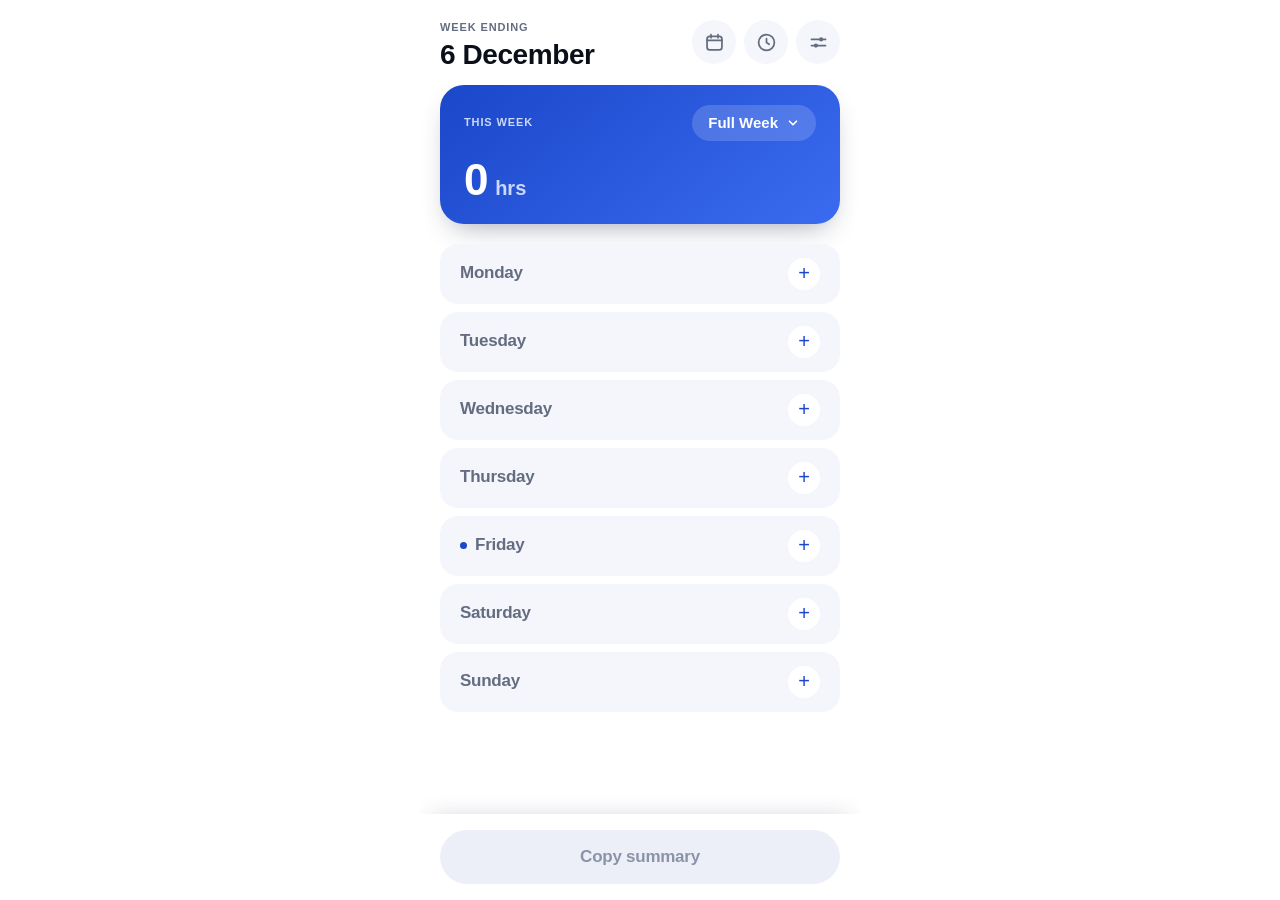
<file: index.html>
<!doctype html>
<html lang="en">
<head>
<meta charset="utf-8">
<meta name="viewport" content="width=device-width, initial-scale=1, viewport-fit=cover">
<meta name="theme-color" content="#1b47c9">
<meta name="color-scheme" content="light">
<meta name="apple-mobile-web-app-capable" content="yes">
<meta name="apple-mobile-web-app-status-bar-style" content="default">
<meta name="apple-mobile-web-app-title" content="Shift Hours">
<title>WebApp for Shift Hours</title>
<link rel="manifest" href="manifest.webmanifest">
<link rel="apple-touch-icon" href="icons/icon-192.png">
<link rel="icon" href="icons/icon-192.png">
<link rel="stylesheet" href="css/styles.css">
</head>
<body>

<!-- Schermata principale: la settimana (corrente o una passata riaperta) -->
<div class="sh-app">

  <header class="sh-header">
    <div>
      <span class="sh-header__eyebrow" id="week-eyebrow">Week ending</span>
      <h1 class="sh-header__title" id="week-title">&nbsp;</h1>
    </div>
    <div class="sh-header__actions">
      <button class="sh-chip" type="button" id="back-to-current" hidden>
        <svg width="14" height="14" viewBox="0 0 24 24" fill="none" stroke="currentColor" stroke-width="3" stroke-linecap="round" stroke-linejoin="round"><path d="M15 5l-7 7 7 7"/></svg>
        This week
      </button>
      <button class="sh-iconbtn" type="button" id="open-calendar" aria-label="Calendar">
        <svg width="21" height="21" viewBox="0 0 24 24" fill="none" stroke="currentColor" stroke-width="2" stroke-linecap="round" stroke-linejoin="round"><rect x="3.5" y="5" width="17" height="15.5" rx="3"/><path d="M3.5 9.5h17M8 3v3.5M16 3v3.5"/></svg>
      </button>
      <button class="sh-iconbtn" type="button" id="open-history" aria-label="History">
        <svg width="21" height="21" viewBox="0 0 24 24" fill="none" stroke="currentColor" stroke-width="2" stroke-linecap="round" stroke-linejoin="round"><circle cx="12" cy="12" r="9"/><path d="M12 7.5V12l3 2"/></svg>
      </button>
      <button class="sh-iconbtn" type="button" id="open-settings" aria-label="Settings">
        <svg width="21" height="21" viewBox="0 0 24 24" fill="none" stroke="currentColor" stroke-width="2" stroke-linecap="round"><path d="M4 8.5h16M4 15.5h16"/><circle cx="15" cy="8.5" r="2.4" fill="currentColor" stroke="none"/><circle cx="9" cy="15.5" r="2.4" fill="currentColor" stroke="none"/></svg>
      </button>
    </div>
  </header>

  <div class="sh-app__body">

    <section class="sh-hero">
      <div class="sh-hero__top">
        <span class="sh-hero__label" id="hero-label">This week</span>
        <button class="sh-typepill" type="button" id="open-types">
          <span id="type-name">Week</span>
          <svg id="type-caret" width="14" height="14" viewBox="0 0 24 24" fill="none" stroke="currentColor" stroke-width="3" stroke-linecap="round" stroke-linejoin="round"><path d="M6 9l6 6 6-6"/></svg>
        </button>
      </div>
      <div class="sh-hero__total"><span id="total-hours">0</span> <span class="sh-hero__unit">hrs</span></div>
      <div class="sh-hero__meta" id="pay-line" hidden>
        Estimated pay <span class="sh-hero__pay" id="pay-value"></span>
      </div>
    </section>

    <div class="sh-days" id="days"></div>

    <!-- Copia di sicurezza: sta qui, fra i giorni e l'anteprima, sulla strada
         che lei percorre ogni settimana per copiare le ore. Non si chiude:
         se ne va solo quando il file è stato davvero salvato. -->
    <div class="sh-alert" id="backup-alert" hidden>
      <div class="sh-alert__text">
        <span class="sh-alert__title" id="backup-alert-title"></span>
        <span class="sh-alert__note">Keep a copy of your hours on your phone.</span>
      </div>
      <button class="sh-alert__btn" type="button" id="backup-now" aria-label="Save a backup">
        <svg width="20" height="20" viewBox="0 0 24 24" fill="none" stroke="currentColor" stroke-width="2.4" stroke-linecap="round" stroke-linejoin="round"><path d="M12 4v11m0 0l-4.5-4.5M12 15l4.5-4.5M5 19.5h14"/></svg>
      </button>
    </div>

    <div class="sh-preview" id="preview" hidden>
      <span class="sh-preview__label">Your week</span>
      <p class="sh-preview__bubble" id="preview-text"></p>
    </div>

    <div class="sh-group" id="week-actions">
      <button class="sh-btn sh-btn--danger" type="button" id="clear-week" hidden>Clear week</button>
      <button class="sh-btn sh-btn--danger" type="button" id="delete-week" hidden>Delete week</button>
    </div>

  </div>

  <footer class="sh-actionbar">
    <button class="sh-btn" type="button" id="copy" disabled>Copy summary</button>
  </footer>

</div>

<!-- Storico -->
<div class="sh-layer" id="history-layer" hidden>
  <div class="sh-panel">
    <header class="sh-panel__head">
      <span class="sh-panel__title">History</span>
      <button class="sh-iconbtn" type="button" data-close="history-layer" aria-label="Close">
        <svg width="18" height="18" viewBox="0 0 24 24" fill="none" stroke="currentColor" stroke-width="2.4" stroke-linecap="round"><path d="M6 6l12 12M18 6L6 18"/></svg>
      </button>
    </header>
    <div class="sh-panel__body">
      <div class="sh-group" id="history-list"></div>
    </div>
  </div>
</div>

<!-- Calendario -->
<div class="sh-layer" id="calendar-layer" hidden>
  <div class="sh-panel">
    <header class="sh-panel__head">
      <span class="sh-panel__title">Calendar</span>
      <button class="sh-hpill" type="button" id="holiday-pill" hidden>
        <span class="sh-hpill__ring" aria-hidden="true"></span>
        <span class="sh-hpill__text" id="holiday-pill-text"></span>
      </button>
      <button class="sh-iconbtn" type="button" data-close="calendar-layer" aria-label="Close">
        <svg width="18" height="18" viewBox="0 0 24 24" fill="none" stroke="currentColor" stroke-width="2.4" stroke-linecap="round"><path d="M6 6l12 12M18 6L6 18"/></svg>
      </button>
    </header>
    <div class="sh-panel__body">
      <div class="sh-cal" id="calendar"></div>
      <p class="sh-group__note" id="calendar-note"></p>
    </div>
  </div>
</div>

<!-- Impostazioni -->
<div class="sh-layer" id="settings-layer" hidden>
  <div class="sh-panel">
    <header class="sh-panel__head">
      <span class="sh-panel__title">Settings</span>
      <button class="sh-iconbtn" type="button" data-close="settings-layer" aria-label="Close">
        <svg width="18" height="18" viewBox="0 0 24 24" fill="none" stroke="currentColor" stroke-width="2.4" stroke-linecap="round"><path d="M6 6l12 12M18 6L6 18"/></svg>
      </button>
    </header>
    <div class="sh-panel__body">

      <div class="sh-group">
        <span class="sh-group__label">Pay</span>
        <div class="sh-group" id="rate-list"></div>
        <div class="sh-row" id="rate-new-row">
          <span class="sh-row__label" id="rate-new-label">Hourly rate</span>
          <span class="sh-rate">
            <span class="sh-rate__currency">€</span>
            <input class="sh-row__input" id="hourly-rate" type="text" inputmode="decimal"
                   placeholder="—" aria-label="Hourly rate">
          </span>
        </div>
        <button class="sh-btn sh-btn--secondary" type="button" id="add-rate" hidden>New pay</button>
        <p class="sh-group__note" id="rate-note">Leave it empty to hide estimated pay.</p>
      </div>

      <div class="sh-group">
        <span class="sh-group__label">Week types</span>
        <div class="sh-group" id="type-list"></div>
        <button class="sh-btn sh-btn--secondary" type="button" id="add-type">Add week type</button>
        <p class="sh-group__note" id="type-note"></p>
      </div>

      <div class="sh-group">
        <span class="sh-group__label">Your hours</span>
        <button class="sh-btn sh-btn--secondary" type="button" id="download-backup">Download backup</button>
        <button class="sh-btn sh-btn--secondary" type="button" id="restore-backup">Restore from backup</button>
        <input id="restore-file" type="file" accept="application/json,.json" hidden>
        <p class="sh-group__note" id="backup-status"></p>
      </div>

    </div>
  </div>
</div>

<!-- Scelta del tipo di settimana -->
<div class="sh-scrim" id="scrim" hidden></div>
<div class="sh-sheet" id="type-sheet" hidden role="dialog" aria-label="Choose week type">
  <div class="sh-sheet__grip"></div>
  <div class="sh-group" id="type-options"></div>
</div>

<!-- Conferma prima di cancellare -->
<div class="sh-sheet" id="confirm-sheet" hidden role="dialog" aria-label="Are you sure?">
  <div class="sh-sheet__grip"></div>
  <p class="sh-sheet__title" id="confirm-text"></p>
  <button class="sh-btn sh-btn--danger" type="button" id="confirm-yes">Delete</button>
  <button class="sh-btn sh-btn--ghost" type="button" id="confirm-no">Keep it</button>
</div>

<div class="sh-toasts" id="toasts" aria-live="polite"></div>

<script type="module" src="js/app.js"></script>
</body>
</html>
</file>
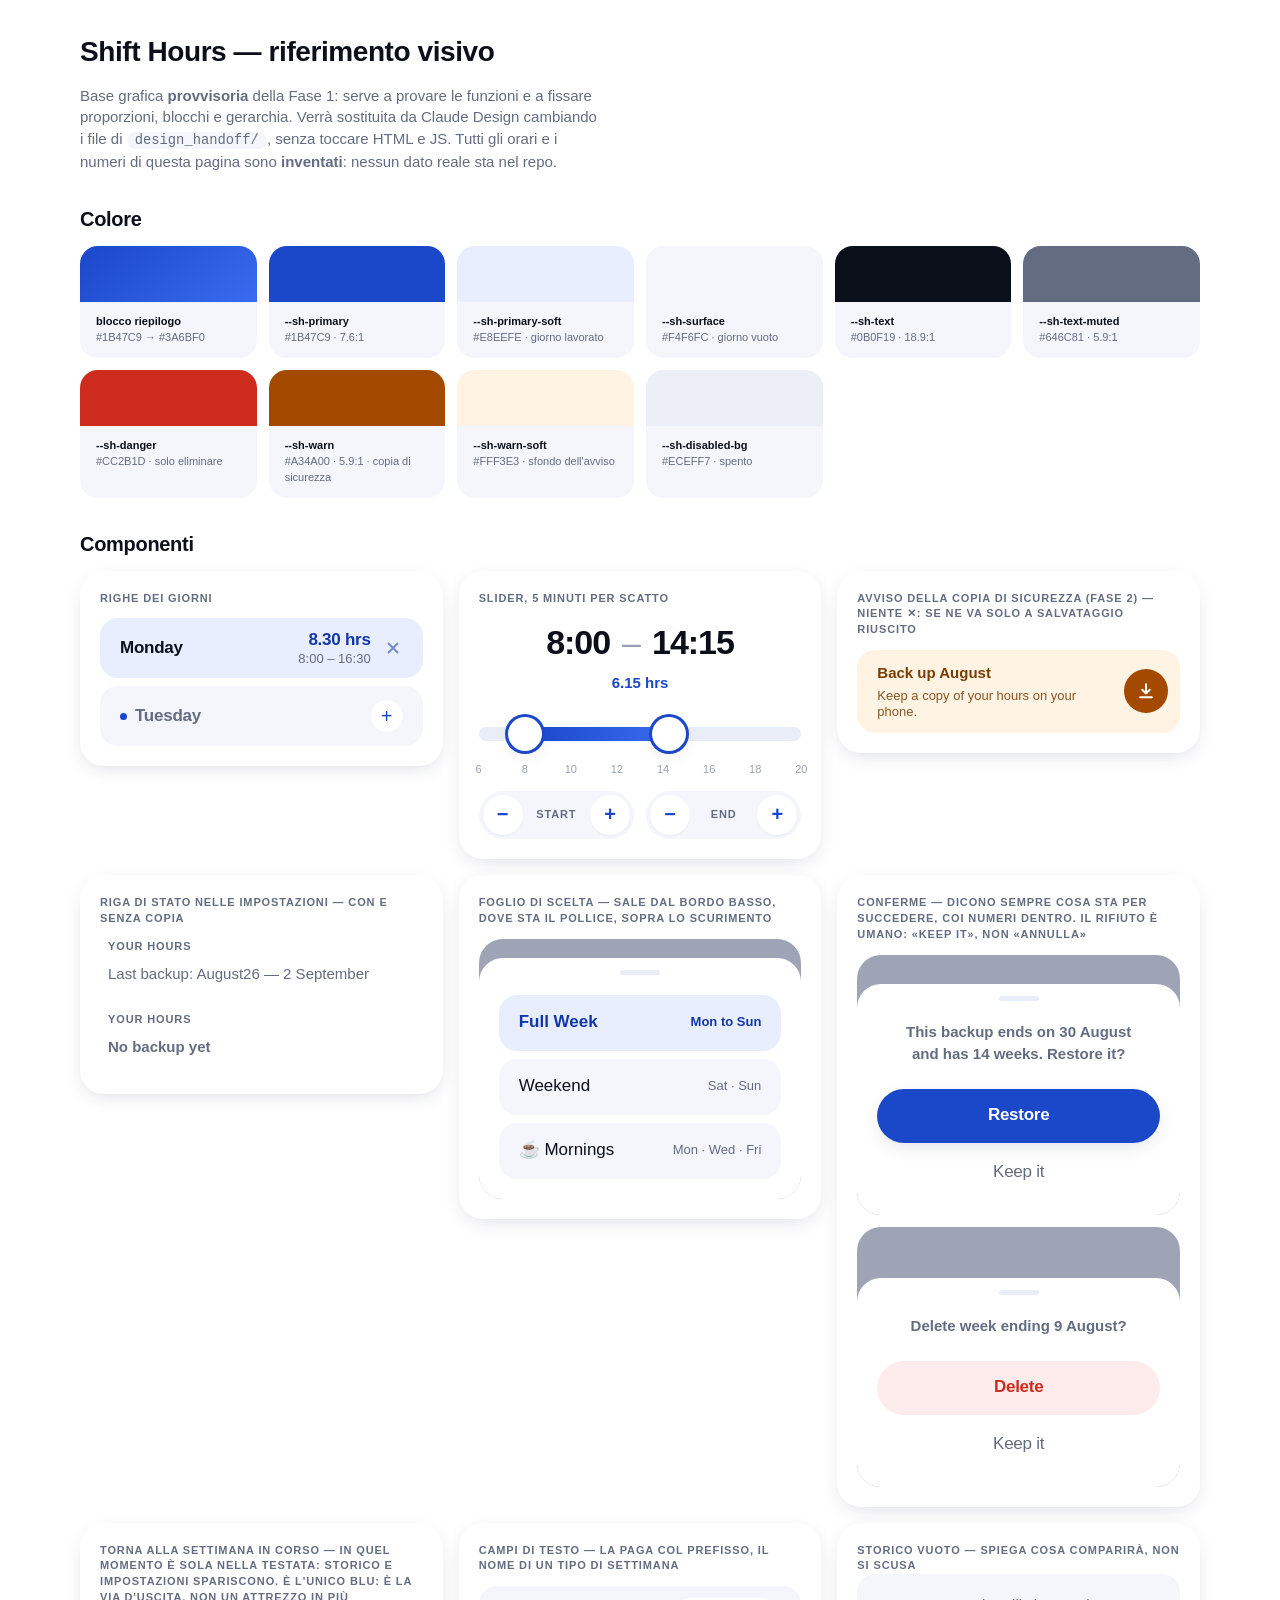
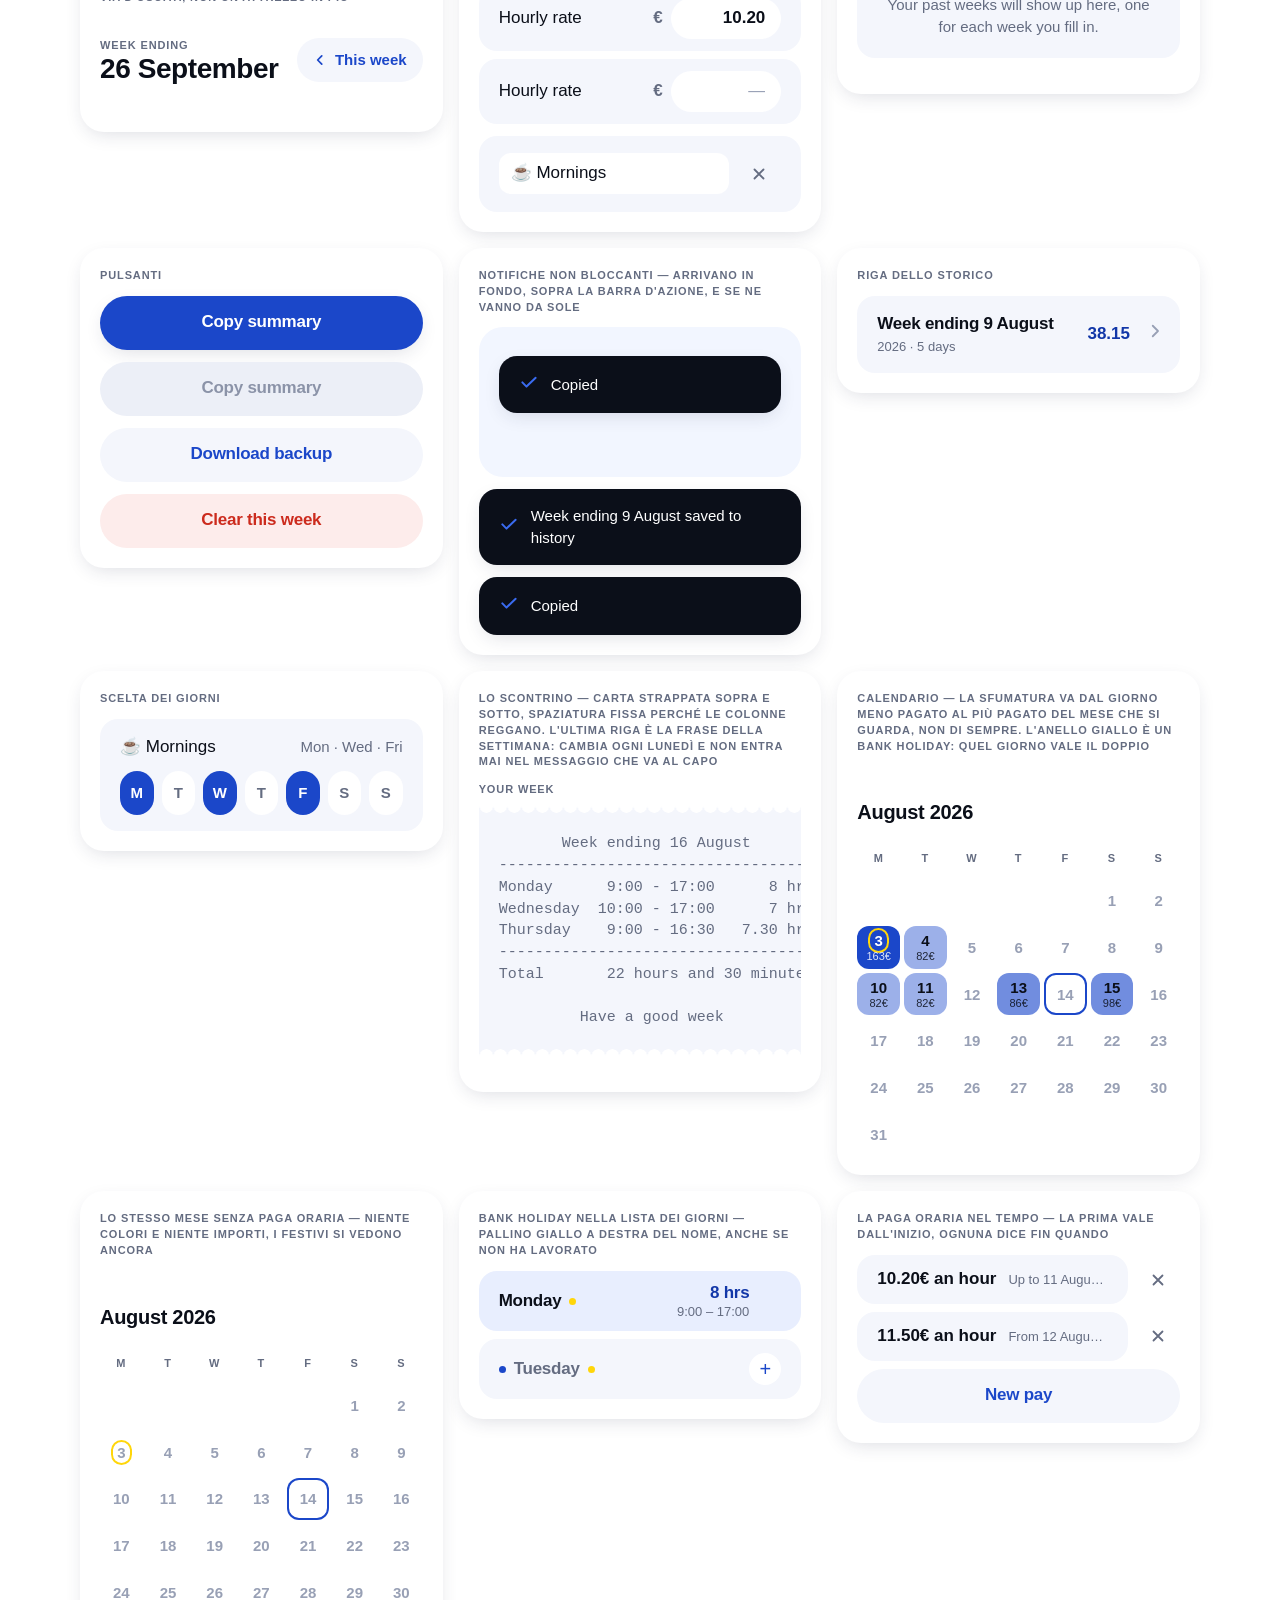
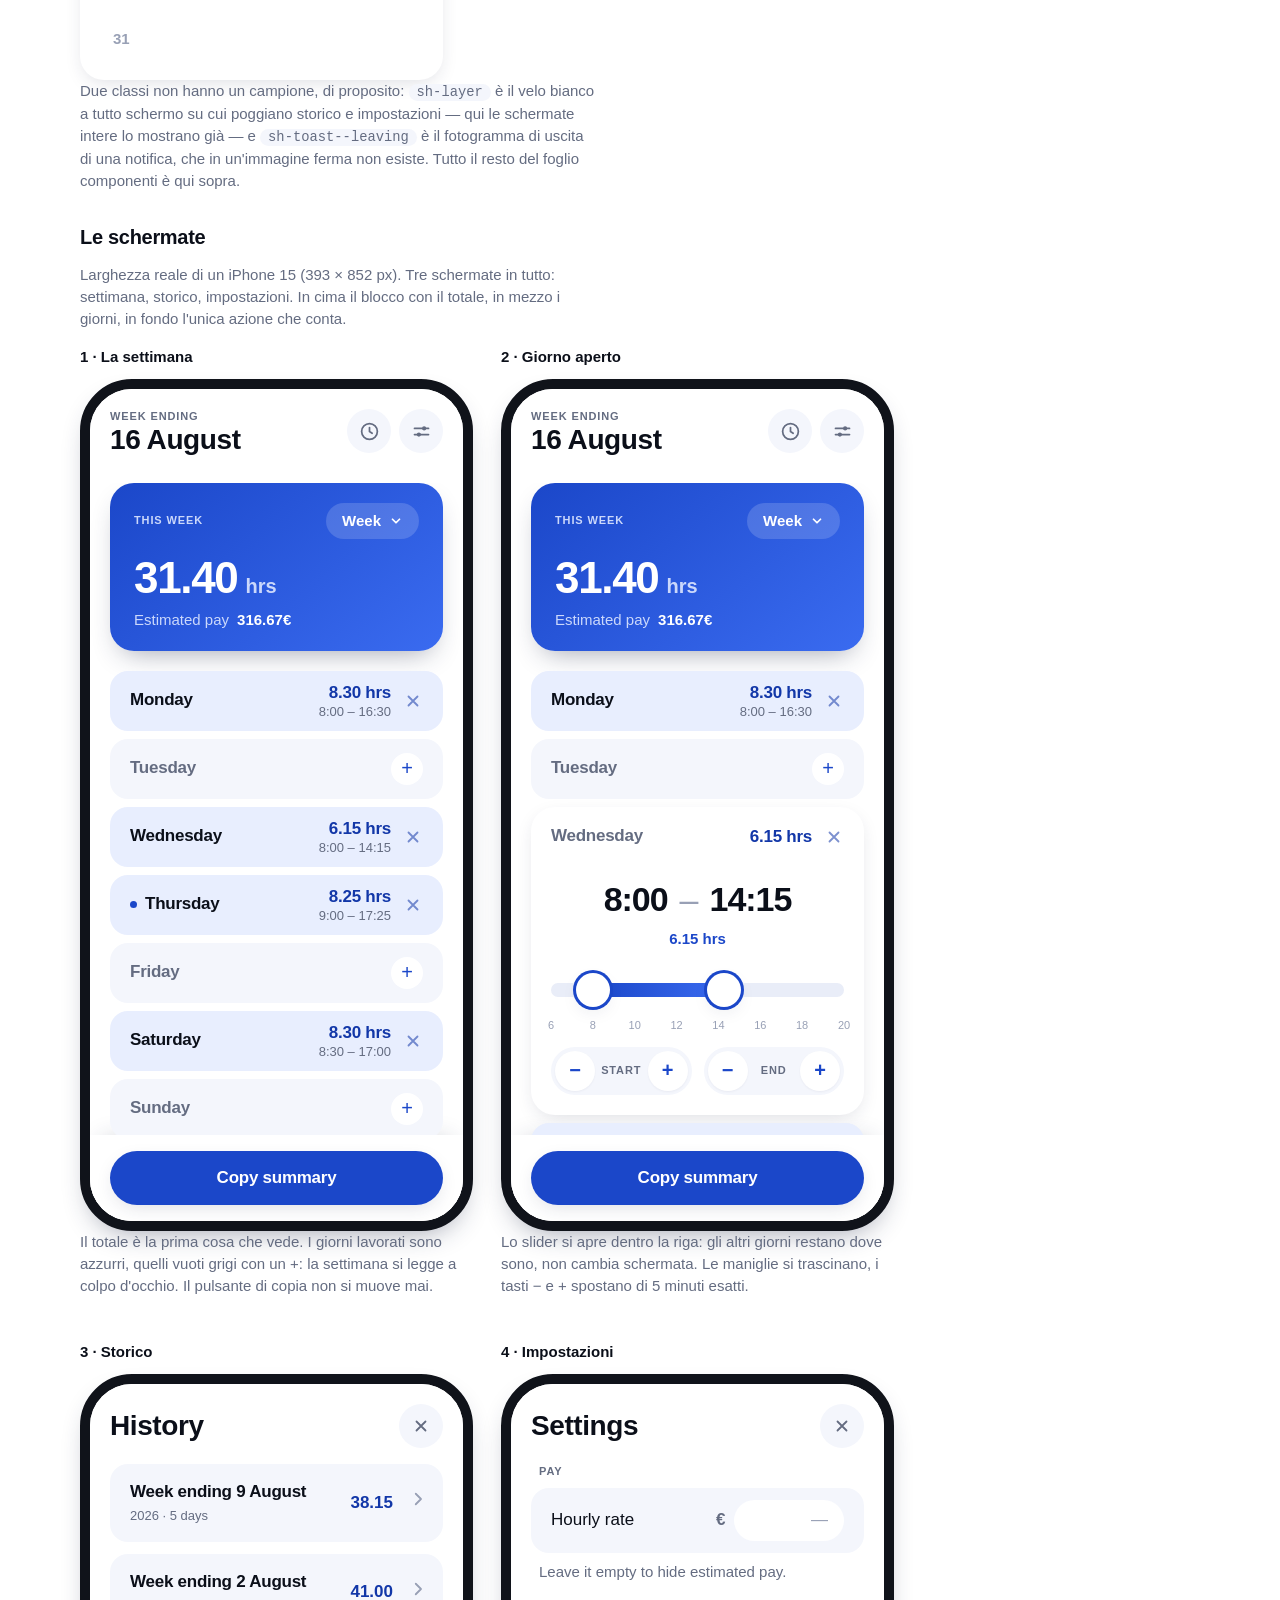
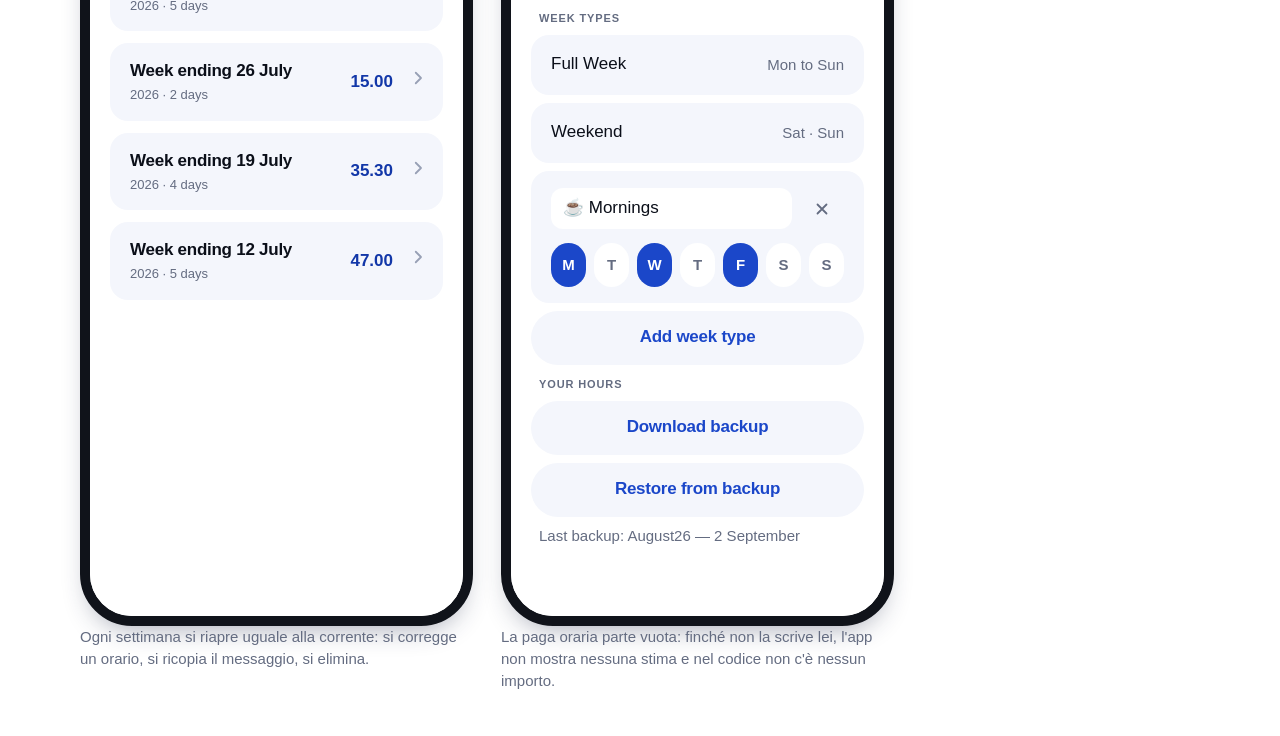
<file: shift-hours/design_handoff/reference.html>
<!doctype html>
<html lang="it">
<head>
<meta charset="utf-8">
<meta name="viewport" content="width=device-width, initial-scale=1">
<title>Shift Hours — riferimento visivo (base provvisoria)</title>

<link rel="stylesheet" href="tokens/colors.css">
<link rel="stylesheet" href="tokens/typography.css">
<link rel="stylesheet" href="tokens/space.css">
<link rel="stylesheet" href="components.css">

<style>
  /* Stili della sola pagina di riferimento: non fanno parte dell'app. */
  .doc {
    max-width: 1160px;
    margin-inline: auto;
    padding: var(--sh-space-8) var(--sh-space-5) var(--sh-space-8);
  }
  .doc h1 { font-size: var(--sh-size-xl); letter-spacing: var(--sh-tracking-tight); margin: 0 0 var(--sh-space-3); }
  .doc h2 { font-size: var(--sh-size-lg); letter-spacing: var(--sh-tracking-tight); margin: var(--sh-space-8) 0 var(--sh-space-3); }
  .doc p  { margin: 0 0 var(--sh-space-4); max-width: 62ch; color: var(--sh-text-muted); font-size: var(--sh-size-sm); }
  .doc code { font-size: 0.92em; background: var(--sh-surface); padding: 1px var(--sh-space-2); border-radius: var(--sh-radius-sm); }

  .swatches { display: grid; grid-template-columns: repeat(auto-fill, minmax(168px, 1fr)); gap: var(--sh-space-3); }
  .swatch { border-radius: var(--sh-radius-md); overflow: hidden; background: var(--sh-surface); }
  .swatch__chip { height: 56px; }
  .swatch__meta { padding: var(--sh-space-3) var(--sh-space-4); font-size: var(--sh-size-2xs); }
  .swatch__name { font-weight: var(--sh-weight-semibold); }
  .swatch__val { color: var(--sh-text-muted); font-variant-numeric: tabular-nums; }

  .specimens { display: grid; gap: var(--sh-space-4); grid-template-columns: repeat(auto-fill, minmax(320px, 1fr)); align-items: start; }
  .specimen { border-radius: var(--sh-radius-lg); padding: var(--sh-space-5); background: var(--sh-bg); box-shadow: var(--sh-shadow-md); }
  .specimen > * + * { margin-top: var(--sh-space-3); }
  .specimen__label { font-size: var(--sh-size-2xs); text-transform: uppercase; letter-spacing: var(--sh-tracking-wide); color: var(--sh-text-muted); font-weight: var(--sh-weight-semibold); }

  .screens { display: flex; flex-wrap: wrap; gap: var(--sh-space-7); }
  .screen { flex: none; width: 393px; }
  .screen__label { font-size: var(--sh-size-sm); font-weight: var(--sh-weight-semibold); margin-bottom: var(--sh-space-3); }
  .screen__note { font-size: var(--sh-size-xs); color: var(--sh-text-muted); margin-top: var(--sh-space-3); }

  /* Telaio iPhone 15: 393 × 852 px CSS */
  .frame {
    width: 393px; height: 852px;
    border: 10px solid #10131a;
    border-radius: 52px;
    overflow: hidden;
    background: var(--sh-bg);
    box-shadow: var(--sh-shadow-hero);
  }
  .frame .sh-app,
  .frame .sh-panel { height: 100%; }

  /* I fogli e lo scurimento vivono in `position: fixed` a tutto schermo.
     Per mostrarli come campione servono un ritaglio e un riferimento locale,
     altrimenti coprirebbero la pagina intera. L'animazione d'entrata è spenta
     nei campioni: qui si guarda lo stato fermo. */
  .sheetbox {
    position: relative;
    height: 260px;
    overflow: hidden;
    border-radius: var(--sh-radius-lg);
    background: var(--sh-primary-softer);
  }
</style>
</head>
<body>
<main class="doc">

  <h1>Shift Hours — riferimento visivo</h1>
  <p>
    Base grafica <strong>provvisoria</strong> della Fase 1: serve a provare le
    funzioni e a fissare proporzioni, blocchi e gerarchia. Verrà sostituita da
    Claude Design cambiando i file di <code>design_handoff/</code>, senza
    toccare HTML e JS. Tutti gli orari e i numeri di questa pagina sono
    <strong>inventati</strong>: nessun dato reale sta nel repo.
  </p>

  <h2>Colore</h2>
  <div class="swatches">
    <div class="swatch">
      <div class="swatch__chip" style="background: linear-gradient(140deg, var(--sh-hero-from), var(--sh-hero-to))"></div>
      <div class="swatch__meta"><div class="swatch__name">blocco riepilogo</div><div class="swatch__val">#1B47C9 → #3A6BF0</div></div>
    </div>
    <div class="swatch">
      <div class="swatch__chip" style="background: var(--sh-primary)"></div>
      <div class="swatch__meta"><div class="swatch__name">--sh-primary</div><div class="swatch__val">#1B47C9 · 7.6:1</div></div>
    </div>
    <div class="swatch">
      <div class="swatch__chip" style="background: var(--sh-primary-soft)"></div>
      <div class="swatch__meta"><div class="swatch__name">--sh-primary-soft</div><div class="swatch__val">#E8EEFE · giorno lavorato</div></div>
    </div>
    <div class="swatch">
      <div class="swatch__chip" style="background: var(--sh-surface)"></div>
      <div class="swatch__meta"><div class="swatch__name">--sh-surface</div><div class="swatch__val">#F4F6FC · giorno vuoto</div></div>
    </div>
    <div class="swatch">
      <div class="swatch__chip" style="background: var(--sh-text)"></div>
      <div class="swatch__meta"><div class="swatch__name">--sh-text</div><div class="swatch__val">#0B0F19 · 18.9:1</div></div>
    </div>
    <div class="swatch">
      <div class="swatch__chip" style="background: var(--sh-text-muted)"></div>
      <div class="swatch__meta"><div class="swatch__name">--sh-text-muted</div><div class="swatch__val">#646C81 · 5.9:1</div></div>
    </div>
    <div class="swatch">
      <div class="swatch__chip" style="background: var(--sh-danger)"></div>
      <div class="swatch__meta"><div class="swatch__name">--sh-danger</div><div class="swatch__val">#CC2B1D · solo eliminare</div></div>
    </div>
    <div class="swatch">
      <div class="swatch__chip" style="background: var(--sh-warn)"></div>
      <div class="swatch__meta"><div class="swatch__name">--sh-warn</div><div class="swatch__val">#A34A00 · 5.9:1 · copia di sicurezza</div></div>
    </div>
    <div class="swatch">
      <div class="swatch__chip" style="background: var(--sh-warn-soft)"></div>
      <div class="swatch__meta"><div class="swatch__name">--sh-warn-soft</div><div class="swatch__val">#FFF3E3 · sfondo dell'avviso</div></div>
    </div>
    <div class="swatch">
      <div class="swatch__chip" style="background: var(--sh-disabled-bg)"></div>
      <div class="swatch__meta"><div class="swatch__name">--sh-disabled-bg</div><div class="swatch__val">#ECEFF7 · spento</div></div>
    </div>
  </div>

  <h2>Componenti</h2>
  <div class="specimens">

    <div class="specimen">
      <div class="specimen__label">Righe dei giorni</div>
      <div class="sh-days">
        <div class="sh-day sh-day--filled">
          <button class="sh-day__head" type="button">
            <span class="sh-day__name">Monday</span>
            <span class="sh-day__value">
              <span class="sh-day__hours">8.30 hrs</span>
              <span class="sh-day__times">8:00 – 16:30</span>
            </span>
            <span class="sh-day__clear" aria-hidden="true">
              <svg width="18" height="18" viewBox="0 0 24 24" fill="none" stroke="currentColor" stroke-width="2.4" stroke-linecap="round"><path d="M6 6l12 12M18 6L6 18"/></svg>
            </span>
          </button>
        </div>
        <div class="sh-day">
          <button class="sh-day__head" type="button">
            <span class="sh-day__name"><span class="sh-day__today"></span>Tuesday</span>
            <span class="sh-day__add" aria-hidden="true">+</span>
          </button>
        </div>
      </div>
    </div>

    <div class="specimen">
      <div class="specimen__label">Slider, 5 minuti per scatto</div>
      <div class="sh-range">
        <div class="sh-range__readout">8:00 <span class="sh-range__arrow">–</span> 14:15</div>
        <div class="sh-range__duration">6.15 hrs</div>
        <div class="sh-range__track">
          <div class="sh-range__rail"></div>
          <div class="sh-range__fill" style="left: 14.29%; width: 44.64%"></div>
          <div class="sh-range__handle" style="left: 14.29%"></div>
          <div class="sh-range__handle" style="left: 58.93%"></div>
        </div>
        <div class="sh-range__scale"><span style="left: 0.00%">6</span><span style="left: 14.29%">8</span><span style="left: 28.57%">10</span><span style="left: 42.86%">12</span><span style="left: 57.14%">14</span><span style="left: 71.43%">16</span><span style="left: 85.71%">18</span><span style="left: 100.00%">20</span></div>
        <div class="sh-nudges">
          <div class="sh-nudge">
            <button class="sh-nudge__btn" type="button" aria-label="Start earlier">−</button>
            <span class="sh-nudge__label">Start</span>
            <button class="sh-nudge__btn" type="button" aria-label="Start later">+</button>
          </div>
          <div class="sh-nudge">
            <button class="sh-nudge__btn" type="button" aria-label="End earlier">−</button>
            <span class="sh-nudge__label">End</span>
            <button class="sh-nudge__btn" type="button" aria-label="End later">+</button>
          </div>
        </div>
      </div>
    </div>

    <div class="specimen">
      <div class="specimen__label">Avviso della copia di sicurezza (Fase 2) — niente ✕: se ne va solo a salvataggio riuscito</div>
      <div class="sh-alert">
        <div class="sh-alert__text">
          <span class="sh-alert__title">Back up August</span>
          <span class="sh-alert__note">Keep a copy of your hours on your phone.</span>
        </div>
        <button class="sh-alert__btn" type="button" aria-label="Back up August">
          <svg width="20" height="20" viewBox="0 0 24 24" fill="none" stroke="currentColor" stroke-width="2.4" stroke-linecap="round" stroke-linejoin="round"><path d="M12 4v11m0 0l-4.5-4.5M12 15l4.5-4.5M5 19.5h14"/></svg>
        </button>
      </div>
    </div>

    <div class="specimen">
      <div class="specimen__label">Riga di stato nelle impostazioni — con e senza copia</div>
      <div class="sh-group">
        <span class="sh-group__label">Your hours</span>
        <p class="sh-group__note">Last backup: August26 — 2 September</p>
      </div>
      <div class="sh-group">
        <span class="sh-group__label">Your hours</span>
        <p class="sh-group__note sh-group__note--warn">No backup yet</p>
      </div>
    </div>

    <div class="specimen">
      <div class="specimen__label">Foglio di scelta — sale dal bordo basso, dove sta il pollice, sopra lo scurimento</div>
      <div class="sheetbox">
        <div class="sh-scrim" style="position:absolute"></div>
        <div class="sh-sheet" style="position:absolute; animation:none">
          <div class="sh-sheet__grip"></div>
          <div class="sh-group">
            <button class="sh-sheet__option" type="button" aria-selected="true">
              <span>Full Week</span><span class="sh-sheet__days">Mon to Sun</span>
            </button>
            <button class="sh-sheet__option" type="button" aria-selected="false">
              <span>Weekend</span><span class="sh-sheet__days">Sat · Sun</span>
            </button>
            <button class="sh-sheet__option" type="button" aria-selected="false">
              <span>☕ Mornings</span><span class="sh-sheet__days">Mon · Wed · Fri</span>
            </button>
          </div>
        </div>
      </div>
    </div>

    <div class="specimen">
      <div class="specimen__label">Conferme — dicono sempre cosa sta per succedere, coi numeri dentro. Il rifiuto è umano: «Keep it», non «Annulla»</div>
      <div class="sheetbox">
        <div class="sh-scrim" style="position:absolute"></div>
        <div class="sh-sheet" style="position:absolute; animation:none">
          <div class="sh-sheet__grip"></div>
          <p class="sh-sheet__title">This backup ends on 30 August and has 14 weeks. Restore it?</p>
          <button class="sh-btn" type="button">Restore</button>
          <button class="sh-btn sh-btn--ghost" type="button">Keep it</button>
        </div>
      </div>
      <div class="sheetbox">
        <div class="sh-scrim" style="position:absolute"></div>
        <div class="sh-sheet" style="position:absolute; animation:none">
          <div class="sh-sheet__grip"></div>
          <p class="sh-sheet__title">Delete week ending 9 August?</p>
          <button class="sh-btn sh-btn--danger" type="button">Delete</button>
          <button class="sh-btn sh-btn--ghost" type="button">Keep it</button>
        </div>
      </div>
    </div>

    <div class="specimen">
      <div class="specimen__label">Torna alla settimana in corso — in quel momento è sola nella testata: storico e impostazioni spariscono. È l'unico blu: è la via d'uscita, non un attrezzo in più</div>
      <div class="sh-header" style="padding-left:0; padding-right:0">
        <div><span class="sh-header__eyebrow">Week ending</span><h1 class="sh-header__title">26 September</h1></div>
        <div class="sh-header__actions">
          <button class="sh-chip" type="button">
            <svg width="14" height="14" viewBox="0 0 24 24" fill="none" stroke="currentColor" stroke-width="3" stroke-linecap="round" stroke-linejoin="round"><path d="M15 5l-7 7 7 7"/></svg>
            This week
          </button>
        </div>
      </div>
    </div>

    <div class="specimen">
      <div class="specimen__label">Campi di testo — la paga col prefisso, il nome di un tipo di settimana</div>
      <div class="sh-group">
        <div class="sh-row">
          <span class="sh-row__label">Hourly rate</span>
          <span class="sh-rate">
            <span class="sh-rate__currency">€</span>
            <input class="sh-row__input" type="text" inputmode="decimal" value="10.20" aria-label="Hourly rate">
          </span>
        </div>
        <div class="sh-row">
          <span class="sh-row__label">Hourly rate</span>
          <span class="sh-rate">
            <span class="sh-rate__currency">€</span>
            <input class="sh-row__input" type="text" inputmode="decimal" placeholder="—" aria-label="Hourly rate">
          </span>
        </div>
      </div>
      <div class="sh-row sh-row--stacked">
        <div style="display:flex; align-items:center; gap: var(--sh-space-2)">
          <input class="sh-typename" type="text" maxlength="20" value="☕ Mornings"
                 aria-label="Week type name" placeholder="Name">
          <span class="sh-iconbtn sh-iconbtn--plain" role="button" aria-label="Delete">
            <svg width="18" height="18" viewBox="0 0 24 24" fill="none" stroke="currentColor" stroke-width="2.4" stroke-linecap="round"><path d="M6 6l12 12M18 6L6 18"/></svg>
          </span>
        </div>
      </div>
    </div>

    <div class="specimen">
      <div class="specimen__label">Storico vuoto — spiega cosa comparirà, non si scusa</div>
      <p class="sh-empty">Your past weeks will show up here, one for each week you fill in.</p>
    </div>

    <div class="specimen">
      <div class="specimen__label">Pulsanti</div>
      <button class="sh-btn" type="button">Copy summary</button>
      <button class="sh-btn" type="button" disabled>Copy summary</button>
      <button class="sh-btn sh-btn--secondary" type="button">Download backup</button>
      <button class="sh-btn sh-btn--danger" type="button">Clear this week</button>
    </div>

    <div class="specimen">
      <div class="specimen__label">Notifiche non bloccanti — arrivano in fondo, sopra la barra d'azione, e se ne vanno da sole</div>
      <div class="sheetbox" style="height:150px">
        <div class="sh-toasts" style="position:absolute">
          <div class="sh-toast">
            <span class="sh-toast__icon">
              <svg width="20" height="20" viewBox="0 0 24 24" fill="none" stroke="currentColor" stroke-width="2.4" stroke-linecap="round" stroke-linejoin="round"><path d="M4 12.5l5 5L20 7"/></svg>
            </span>
            Copied
          </div>
        </div>
      </div>
      <div class="sh-toast">
        <span class="sh-toast__icon">
          <svg width="20" height="20" viewBox="0 0 24 24" fill="none" stroke="currentColor" stroke-width="2.4" stroke-linecap="round" stroke-linejoin="round"><path d="M4 12.5l5 5L20 7"/></svg>
        </span>
        Week ending 9 August saved to history
      </div>
      <div class="sh-toast">
        <span class="sh-toast__icon">
          <svg width="20" height="20" viewBox="0 0 24 24" fill="none" stroke="currentColor" stroke-width="2.4" stroke-linecap="round" stroke-linejoin="round"><path d="M4 12.5l5 5L20 7"/></svg>
        </span>
        Copied
      </div>
    </div>

    <div class="specimen">
      <div class="specimen__label">Riga dello storico</div>
      <button class="sh-histrow" type="button">
        <span class="sh-histrow__main">
          <span class="sh-histrow__week">Week ending 9 August</span>
          <span class="sh-histrow__meta">2026 · 5 days</span>
        </span>
        <span class="sh-histrow__hours">38.15</span>
        <span class="sh-histrow__chevron">
          <svg width="18" height="18" viewBox="0 0 24 24" fill="none" stroke="currentColor" stroke-width="2.4" stroke-linecap="round" stroke-linejoin="round"><path d="M9 5l7 7-7 7"/></svg>
        </span>
      </button>
    </div>

    <div class="specimen">
      <div class="specimen__label">Scelta dei giorni</div>
      <div class="sh-row sh-row--stacked">
        <div style="display:flex; align-items:center; justify-content:space-between; gap: var(--sh-space-3)">
          <span class="sh-row__label">☕ Mornings</span>
          <span class="sh-row__value">Mon · Wed · Fri</span>
        </div>
        <div class="sh-daypicker">
          <button class="sh-daypicker__day" type="button" aria-pressed="true">M</button>
          <button class="sh-daypicker__day" type="button" aria-pressed="false">T</button>
          <button class="sh-daypicker__day" type="button" aria-pressed="true">W</button>
          <button class="sh-daypicker__day" type="button" aria-pressed="false">T</button>
          <button class="sh-daypicker__day" type="button" aria-pressed="true">F</button>
          <button class="sh-daypicker__day" type="button" aria-pressed="false">S</button>
          <button class="sh-daypicker__day" type="button" aria-pressed="false">S</button>
        </div>
      </div>
    </div>



    <div class="specimen">
      <div class="specimen__label">Lo scontrino — carta strappata sopra e sotto, spaziatura fissa perché le colonne reggano. L'ultima riga è la frase della settimana: cambia ogni lunedì e NON entra mai nel messaggio che va al capo</div>
      <div class="sh-preview">
        <span class="sh-preview__label">Your week</span>
        <p class="sh-preview__bubble">       Week ending 16 August
-----------------------------------
Monday      9:00 - 17:00      8 hrs
Wednesday  10:00 - 17:00      7 hrs
Thursday    9:00 - 16:30   7.30 hrs
-----------------------------------
Total       22 hours and 30 minutes

         Have a good week</p>
      </div>
    </div>

    <div class="specimen">
      <div class="specimen__label">Calendario — la sfumatura va dal giorno meno pagato al più pagato DEL MESE che si guarda, non di sempre. L'anello giallo è un bank holiday: quel giorno vale il doppio</div>
      <section class="sh-cal__month">
        <h2 class="sh-cal__title">August 2026</h2>
        <div class="sh-cal__weekdays" aria-hidden="true">
          <span>M</span><span>T</span><span>W</span><span>T</span><span>F</span><span>S</span><span>S</span>
        </div>
        <div class="sh-cal__grid">
          <div class="sh-cal__day sh-cal__day--empty"></div>
          <div class="sh-cal__day sh-cal__day--empty"></div>
          <div class="sh-cal__day sh-cal__day--empty"></div>
          <div class="sh-cal__day sh-cal__day--empty"></div>
          <div class="sh-cal__day sh-cal__day--empty"></div>
          <div class="sh-cal__day"><span class="sh-cal__num">1</span></div>
          <div class="sh-cal__day"><span class="sh-cal__num">2</span></div>
          <div class="sh-cal__day sh-cal__day--holiday" data-heat="5"><span class="sh-cal__num">3</span><span class="sh-cal__pay">163€</span></div>
          <div class="sh-cal__day" data-heat="2"><span class="sh-cal__num">4</span><span class="sh-cal__pay">82€</span></div>
          <div class="sh-cal__day"><span class="sh-cal__num">5</span></div>
          <div class="sh-cal__day"><span class="sh-cal__num">6</span></div>
          <div class="sh-cal__day"><span class="sh-cal__num">7</span></div>
          <div class="sh-cal__day"><span class="sh-cal__num">8</span></div>
          <div class="sh-cal__day"><span class="sh-cal__num">9</span></div>
          <div class="sh-cal__day" data-heat="2"><span class="sh-cal__num">10</span><span class="sh-cal__pay">82€</span></div>
          <div class="sh-cal__day" data-heat="2"><span class="sh-cal__num">11</span><span class="sh-cal__pay">82€</span></div>
          <div class="sh-cal__day"><span class="sh-cal__num">12</span></div>
          <div class="sh-cal__day" data-heat="3"><span class="sh-cal__num">13</span><span class="sh-cal__pay">86€</span></div>
          <div class="sh-cal__day sh-cal__day--today"><span class="sh-cal__num">14</span></div>
          <div class="sh-cal__day" data-heat="3"><span class="sh-cal__num">15</span><span class="sh-cal__pay">98€</span></div>
          <div class="sh-cal__day"><span class="sh-cal__num">16</span></div>
          <div class="sh-cal__day"><span class="sh-cal__num">17</span></div>
          <div class="sh-cal__day"><span class="sh-cal__num">18</span></div>
          <div class="sh-cal__day"><span class="sh-cal__num">19</span></div>
          <div class="sh-cal__day"><span class="sh-cal__num">20</span></div>
          <div class="sh-cal__day"><span class="sh-cal__num">21</span></div>
          <div class="sh-cal__day"><span class="sh-cal__num">22</span></div>
          <div class="sh-cal__day"><span class="sh-cal__num">23</span></div>
          <div class="sh-cal__day"><span class="sh-cal__num">24</span></div>
          <div class="sh-cal__day"><span class="sh-cal__num">25</span></div>
          <div class="sh-cal__day"><span class="sh-cal__num">26</span></div>
          <div class="sh-cal__day"><span class="sh-cal__num">27</span></div>
          <div class="sh-cal__day"><span class="sh-cal__num">28</span></div>
          <div class="sh-cal__day"><span class="sh-cal__num">29</span></div>
          <div class="sh-cal__day"><span class="sh-cal__num">30</span></div>
          <div class="sh-cal__day"><span class="sh-cal__num">31</span></div>
          <div class="sh-cal__day sh-cal__day--empty"></div>
          <div class="sh-cal__day sh-cal__day--empty"></div>
          <div class="sh-cal__day sh-cal__day--empty"></div>
          <div class="sh-cal__day sh-cal__day--empty"></div>
          <div class="sh-cal__day sh-cal__day--empty"></div>
          <div class="sh-cal__day sh-cal__day--empty"></div>
        </div>
      </section>
    </div>

    <div class="specimen">
      <div class="specimen__label">Lo stesso mese senza paga oraria — niente colori e niente importi, i festivi si vedono ancora</div>
      <section class="sh-cal__month">
        <h2 class="sh-cal__title">August 2026</h2>
        <div class="sh-cal__weekdays" aria-hidden="true">
          <span>M</span><span>T</span><span>W</span><span>T</span><span>F</span><span>S</span><span>S</span>
        </div>
        <div class="sh-cal__grid">
          <div class="sh-cal__day sh-cal__day--empty"></div>
          <div class="sh-cal__day sh-cal__day--empty"></div>
          <div class="sh-cal__day sh-cal__day--empty"></div>
          <div class="sh-cal__day sh-cal__day--empty"></div>
          <div class="sh-cal__day sh-cal__day--empty"></div>
          <div class="sh-cal__day"><span class="sh-cal__num">1</span></div>
          <div class="sh-cal__day"><span class="sh-cal__num">2</span></div>
          <div class="sh-cal__day sh-cal__day--holiday"><span class="sh-cal__num">3</span></div>
          <div class="sh-cal__day"><span class="sh-cal__num">4</span></div>
          <div class="sh-cal__day"><span class="sh-cal__num">5</span></div>
          <div class="sh-cal__day"><span class="sh-cal__num">6</span></div>
          <div class="sh-cal__day"><span class="sh-cal__num">7</span></div>
          <div class="sh-cal__day"><span class="sh-cal__num">8</span></div>
          <div class="sh-cal__day"><span class="sh-cal__num">9</span></div>
          <div class="sh-cal__day"><span class="sh-cal__num">10</span></div>
          <div class="sh-cal__day"><span class="sh-cal__num">11</span></div>
          <div class="sh-cal__day"><span class="sh-cal__num">12</span></div>
          <div class="sh-cal__day"><span class="sh-cal__num">13</span></div>
          <div class="sh-cal__day sh-cal__day--today"><span class="sh-cal__num">14</span></div>
          <div class="sh-cal__day"><span class="sh-cal__num">15</span></div>
          <div class="sh-cal__day"><span class="sh-cal__num">16</span></div>
          <div class="sh-cal__day"><span class="sh-cal__num">17</span></div>
          <div class="sh-cal__day"><span class="sh-cal__num">18</span></div>
          <div class="sh-cal__day"><span class="sh-cal__num">19</span></div>
          <div class="sh-cal__day"><span class="sh-cal__num">20</span></div>
          <div class="sh-cal__day"><span class="sh-cal__num">21</span></div>
          <div class="sh-cal__day"><span class="sh-cal__num">22</span></div>
          <div class="sh-cal__day"><span class="sh-cal__num">23</span></div>
          <div class="sh-cal__day"><span class="sh-cal__num">24</span></div>
          <div class="sh-cal__day"><span class="sh-cal__num">25</span></div>
          <div class="sh-cal__day"><span class="sh-cal__num">26</span></div>
          <div class="sh-cal__day"><span class="sh-cal__num">27</span></div>
          <div class="sh-cal__day"><span class="sh-cal__num">28</span></div>
          <div class="sh-cal__day"><span class="sh-cal__num">29</span></div>
          <div class="sh-cal__day"><span class="sh-cal__num">30</span></div>
          <div class="sh-cal__day"><span class="sh-cal__num">31</span></div>
          <div class="sh-cal__day sh-cal__day--empty"></div>
          <div class="sh-cal__day sh-cal__day--empty"></div>
          <div class="sh-cal__day sh-cal__day--empty"></div>
          <div class="sh-cal__day sh-cal__day--empty"></div>
          <div class="sh-cal__day sh-cal__day--empty"></div>
          <div class="sh-cal__day sh-cal__day--empty"></div>
        </div>
      </section>
    </div>

    <div class="specimen">
      <div class="specimen__label">Bank holiday nella lista dei giorni — pallino giallo a destra del nome, anche se non ha lavorato</div>
      <div class="sh-days">
        <div class="sh-day sh-day--filled">
          <button class="sh-day__head" type="button">
            <span class="sh-day__name">Monday<span class="sh-day__holiday" role="img" aria-label="August Bank Holiday"></span></span>
            <span class="sh-day__value">
              <span class="sh-day__hours">8 hrs</span>
              <span class="sh-day__times">9:00 – 17:00</span>
            </span>
          </button>
        </div>
        <div class="sh-day">
          <button class="sh-day__head" type="button">
            <span class="sh-day__name"><span class="sh-day__today"></span>Tuesday<span class="sh-day__holiday" role="img" aria-label="Christmas Day"></span></span>
            <span class="sh-day__add" aria-hidden="true">+</span>
          </button>
        </div>
      </div>
    </div>

    <div class="specimen">
      <div class="specimen__label">La paga oraria nel tempo — la prima vale dall'inizio, ognuna dice fin quando</div>
      <div class="sh-group">
        <div class="sh-raterow">
          <button class="sh-raterow__edit" type="button">
            <span class="sh-raterow__amount">10.20€ an hour</span>
            <span class="sh-raterow__from">Up to 11 August 2026</span>
          </button>
          <span class="sh-iconbtn sh-iconbtn--plain" role="button" aria-label="Delete">
            <svg width="18" height="18" viewBox="0 0 24 24" fill="none" stroke="currentColor" stroke-width="2.4" stroke-linecap="round"><path d="M6 6l12 12M18 6L6 18"/></svg>
          </span>
        </div>
        <div class="sh-raterow">
          <button class="sh-raterow__edit" type="button">
            <span class="sh-raterow__amount">11.50€ an hour</span>
            <span class="sh-raterow__from">From 12 August 2026</span>
          </button>
          <span class="sh-iconbtn sh-iconbtn--plain" role="button" aria-label="Delete">
            <svg width="18" height="18" viewBox="0 0 24 24" fill="none" stroke="currentColor" stroke-width="2.4" stroke-linecap="round"><path d="M6 6l12 12M18 6L6 18"/></svg>
          </span>
        </div>
        <button class="sh-btn sh-btn--secondary" type="button">New pay</button>
      </div>
    </div>

  </div>

  <p>
    Due classi non hanno un campione, di proposito: <code>sh-layer</code> è il
    velo bianco a tutto schermo su cui poggiano storico e impostazioni — qui le
    schermate intere lo mostrano già — e <code>sh-toast--leaving</code> è il
    fotogramma di uscita di una notifica, che in un'immagine ferma non esiste.
    Tutto il resto del foglio componenti è qui sopra.
  </p>

  <h2>Le schermate</h2>
  <p>
    Larghezza reale di un iPhone 15 (393 × 852 px). Tre schermate in tutto:
    settimana, storico, impostazioni. In cima il blocco con il totale, in mezzo
    i giorni, in fondo l'unica azione che conta.
  </p>

  <div class="screens">

    <!-- ── 1 · Settimana ── -->
    <div class="screen">
      <div class="screen__label">1 · La settimana</div>
      <div class="frame">
        <div class="sh-app">

          <header class="sh-header">
            <div>
              <span class="sh-header__eyebrow">Week ending</span>
              <h1 class="sh-header__title">16 August</h1>
            </div>
            <div class="sh-header__actions">
              <button class="sh-iconbtn" type="button" aria-label="History">
                <svg width="21" height="21" viewBox="0 0 24 24" fill="none" stroke="currentColor" stroke-width="2" stroke-linecap="round" stroke-linejoin="round"><circle cx="12" cy="12" r="9"/><path d="M12 7.5V12l3 2"/></svg>
              </button>
              <button class="sh-iconbtn" type="button" aria-label="Settings">
                <svg width="21" height="21" viewBox="0 0 24 24" fill="none" stroke="currentColor" stroke-width="2" stroke-linecap="round"><path d="M4 8.5h16M4 15.5h16"/><circle cx="15" cy="8.5" r="2.4" fill="currentColor" stroke="none"/><circle cx="9" cy="15.5" r="2.4" fill="currentColor" stroke="none"/></svg>
              </button>
            </div>
          </header>

          <div class="sh-app__body">

            <section class="sh-hero">
              <div class="sh-hero__top">
                <span class="sh-hero__label">This week</span>
                <button class="sh-typepill" type="button">
                  Week
                  <svg width="14" height="14" viewBox="0 0 24 24" fill="none" stroke="currentColor" stroke-width="3" stroke-linecap="round" stroke-linejoin="round"><path d="M6 9l6 6 6-6"/></svg>
                </button>
              </div>
              <div class="sh-hero__total">31.40 <span class="sh-hero__unit">hrs</span></div>
              <div class="sh-hero__meta">Estimated pay <span class="sh-hero__pay">316.67€</span></div>
            </section>

            <div class="sh-days">

              <div class="sh-day sh-day--filled">
                <button class="sh-day__head" type="button">
                  <span class="sh-day__name">Monday</span>
                  <span class="sh-day__value">
                    <span class="sh-day__hours">8.30 hrs</span>
                    <span class="sh-day__times">8:00 – 16:30</span>
                  </span>
                  <span class="sh-day__clear" aria-hidden="true">
                    <svg width="18" height="18" viewBox="0 0 24 24" fill="none" stroke="currentColor" stroke-width="2.4" stroke-linecap="round"><path d="M6 6l12 12M18 6L6 18"/></svg>
                  </span>
                </button>
              </div>

              <div class="sh-day">
                <button class="sh-day__head" type="button">
                  <span class="sh-day__name">Tuesday</span>
                  <span class="sh-day__add" aria-hidden="true">+</span>
                </button>
              </div>

              <div class="sh-day sh-day--filled">
                <button class="sh-day__head" type="button">
                  <span class="sh-day__name">Wednesday</span>
                  <span class="sh-day__value">
                    <span class="sh-day__hours">6.15 hrs</span>
                    <span class="sh-day__times">8:00 – 14:15</span>
                  </span>
                  <span class="sh-day__clear" aria-hidden="true">
                    <svg width="18" height="18" viewBox="0 0 24 24" fill="none" stroke="currentColor" stroke-width="2.4" stroke-linecap="round"><path d="M6 6l12 12M18 6L6 18"/></svg>
                  </span>
                </button>
              </div>

              <div class="sh-day sh-day--filled">
                <button class="sh-day__head" type="button">
                  <span class="sh-day__name"><span class="sh-day__today"></span>Thursday</span>
                  <span class="sh-day__value">
                    <span class="sh-day__hours">8.25 hrs</span>
                    <span class="sh-day__times">9:00 – 17:25</span>
                  </span>
                  <span class="sh-day__clear" aria-hidden="true">
                    <svg width="18" height="18" viewBox="0 0 24 24" fill="none" stroke="currentColor" stroke-width="2.4" stroke-linecap="round"><path d="M6 6l12 12M18 6L6 18"/></svg>
                  </span>
                </button>
              </div>

              <div class="sh-day">
                <button class="sh-day__head" type="button">
                  <span class="sh-day__name">Friday</span>
                  <span class="sh-day__add" aria-hidden="true">+</span>
                </button>
              </div>

              <div class="sh-day sh-day--filled">
                <button class="sh-day__head" type="button">
                  <span class="sh-day__name">Saturday</span>
                  <span class="sh-day__value">
                    <span class="sh-day__hours">8.30 hrs</span>
                    <span class="sh-day__times">8:30 – 17:00</span>
                  </span>
                  <span class="sh-day__clear" aria-hidden="true">
                    <svg width="18" height="18" viewBox="0 0 24 24" fill="none" stroke="currentColor" stroke-width="2.4" stroke-linecap="round"><path d="M6 6l12 12M18 6L6 18"/></svg>
                  </span>
                </button>
              </div>

              <div class="sh-day">
                <button class="sh-day__head" type="button">
                  <span class="sh-day__name">Sunday</span>
                  <span class="sh-day__add" aria-hidden="true">+</span>
                </button>
              </div>

            </div>

            <!-- Fase 2: sta qui, fra i giorni e l'anteprima, sulla strada che
                 lei percorre ogni domenica per copiare le ore. -->
            <div class="sh-alert">
              <div class="sh-alert__text">
                <span class="sh-alert__title">Back up August</span>
                <span class="sh-alert__note">Keep a copy of your hours on your phone.</span>
              </div>
              <button class="sh-alert__btn" type="button" aria-label="Back up August">
                <svg width="20" height="20" viewBox="0 0 24 24" fill="none" stroke="currentColor" stroke-width="2.4" stroke-linecap="round" stroke-linejoin="round"><path d="M12 4v11m0 0l-4.5-4.5M12 15l4.5-4.5M5 19.5h14"/></svg>
              </button>
            </div>

            <div class="sh-preview">
              <span class="sh-preview__label">Your week</span>
              <p class="sh-preview__bubble">       Week ending 16 August
-----------------------------------
Monday      8:00 - 16:30   8.30 hrs
Wednesday   8:00 - 14:15   6.15 hrs
Thursday    9:00 - 17:25   8.25 hrs
Saturday    8:30 - 17:00   8.30 hrs
-----------------------------------
Total       31 hours and 40 minutes

         Have a good week</p>
            </div>

          </div>

          <footer class="sh-actionbar">
            <button class="sh-btn" type="button">Copy summary</button>
          </footer>

        </div>
      </div>
      <p class="screen__note">
        Il totale è la prima cosa che vede. I giorni lavorati sono azzurri, quelli
        vuoti grigi con un +: la settimana si legge a colpo d'occhio. Il pulsante
        di copia non si muove mai.
      </p>
    </div>

    <!-- ── 2 · Giorno aperto ── -->
    <div class="screen">
      <div class="screen__label">2 · Giorno aperto</div>
      <div class="frame">
        <div class="sh-app">

          <header class="sh-header">
            <div>
              <span class="sh-header__eyebrow">Week ending</span>
              <h1 class="sh-header__title">16 August</h1>
            </div>
            <div class="sh-header__actions">
              <button class="sh-iconbtn" type="button" aria-label="History">
                <svg width="21" height="21" viewBox="0 0 24 24" fill="none" stroke="currentColor" stroke-width="2" stroke-linecap="round" stroke-linejoin="round"><circle cx="12" cy="12" r="9"/><path d="M12 7.5V12l3 2"/></svg>
              </button>
              <button class="sh-iconbtn" type="button" aria-label="Settings">
                <svg width="21" height="21" viewBox="0 0 24 24" fill="none" stroke="currentColor" stroke-width="2" stroke-linecap="round"><path d="M4 8.5h16M4 15.5h16"/><circle cx="15" cy="8.5" r="2.4" fill="currentColor" stroke="none"/><circle cx="9" cy="15.5" r="2.4" fill="currentColor" stroke="none"/></svg>
              </button>
            </div>
          </header>

          <div class="sh-app__body">

            <section class="sh-hero">
              <div class="sh-hero__top">
                <span class="sh-hero__label">This week</span>
                <button class="sh-typepill" type="button">
                  Week
                  <svg width="14" height="14" viewBox="0 0 24 24" fill="none" stroke="currentColor" stroke-width="3" stroke-linecap="round" stroke-linejoin="round"><path d="M6 9l6 6 6-6"/></svg>
                </button>
              </div>
              <div class="sh-hero__total">31.40 <span class="sh-hero__unit">hrs</span></div>
              <div class="sh-hero__meta">Estimated pay <span class="sh-hero__pay">316.67€</span></div>
            </section>

            <div class="sh-days">

              <div class="sh-day sh-day--filled">
                <button class="sh-day__head" type="button">
                  <span class="sh-day__name">Monday</span>
                  <span class="sh-day__value">
                    <span class="sh-day__hours">8.30 hrs</span>
                    <span class="sh-day__times">8:00 – 16:30</span>
                  </span>
                  <span class="sh-day__clear" aria-hidden="true">
                    <svg width="18" height="18" viewBox="0 0 24 24" fill="none" stroke="currentColor" stroke-width="2.4" stroke-linecap="round"><path d="M6 6l12 12M18 6L6 18"/></svg>
                  </span>
                </button>
              </div>

              <div class="sh-day">
                <button class="sh-day__head" type="button">
                  <span class="sh-day__name">Tuesday</span>
                  <span class="sh-day__add" aria-hidden="true">+</span>
                </button>
              </div>

              <div class="sh-day sh-day--open">
                <button class="sh-day__head" type="button">
                  <span class="sh-day__name">Wednesday</span>
                  <span class="sh-day__value">
                    <span class="sh-day__hours">6.15 hrs</span>
                  </span>
                  <span class="sh-day__clear" aria-hidden="true">
                    <svg width="18" height="18" viewBox="0 0 24 24" fill="none" stroke="currentColor" stroke-width="2.4" stroke-linecap="round"><path d="M6 6l12 12M18 6L6 18"/></svg>
                  </span>
                </button>
                <div class="sh-day__panel">
                  <div class="sh-range">
                    <div class="sh-range__readout">8:00 <span class="sh-range__arrow">–</span> 14:15</div>
                    <div class="sh-range__duration">6.15 hrs</div>
                    <div class="sh-range__track">
                      <div class="sh-range__rail"></div>
                      <div class="sh-range__fill" style="left: 14.29%; width: 44.64%"></div>
                      <div class="sh-range__handle" style="left: 14.29%"></div>
                      <div class="sh-range__handle" style="left: 58.93%"></div>
                    </div>
                    <div class="sh-range__scale"><span style="left: 0.00%">6</span><span style="left: 14.29%">8</span><span style="left: 28.57%">10</span><span style="left: 42.86%">12</span><span style="left: 57.14%">14</span><span style="left: 71.43%">16</span><span style="left: 85.71%">18</span><span style="left: 100.00%">20</span></div>
                    <div class="sh-nudges">
                      <div class="sh-nudge">
                        <button class="sh-nudge__btn" type="button" aria-label="Start earlier">−</button>
                        <span class="sh-nudge__label">Start</span>
                        <button class="sh-nudge__btn" type="button" aria-label="Start later">+</button>
                      </div>
                      <div class="sh-nudge">
                        <button class="sh-nudge__btn" type="button" aria-label="End earlier">−</button>
                        <span class="sh-nudge__label">End</span>
                        <button class="sh-nudge__btn" type="button" aria-label="End later">+</button>
                      </div>
                    </div>
                  </div>
                </div>
              </div>

              <div class="sh-day sh-day--filled">
                <button class="sh-day__head" type="button">
                  <span class="sh-day__name"><span class="sh-day__today"></span>Thursday</span>
                  <span class="sh-day__value">
                    <span class="sh-day__hours">8.25 hrs</span>
                    <span class="sh-day__times">9:00 – 17:25</span>
                  </span>
                  <span class="sh-day__clear" aria-hidden="true">
                    <svg width="18" height="18" viewBox="0 0 24 24" fill="none" stroke="currentColor" stroke-width="2.4" stroke-linecap="round"><path d="M6 6l12 12M18 6L6 18"/></svg>
                  </span>
                </button>
              </div>

              <div class="sh-day">
                <button class="sh-day__head" type="button">
                  <span class="sh-day__name">Friday</span>
                  <span class="sh-day__add" aria-hidden="true">+</span>
                </button>
              </div>

            </div>

          </div>

          <footer class="sh-actionbar">
            <button class="sh-btn" type="button">Copy summary</button>
          </footer>

        </div>
      </div>
      <p class="screen__note">
        Lo slider si apre dentro la riga: gli altri giorni restano dove sono, non
        cambia schermata. Le maniglie si trascinano, i tasti − e + spostano di 5
        minuti esatti.
      </p>
    </div>

    <!-- ── 3 · Storico ── -->
    <div class="screen">
      <div class="screen__label">3 · Storico</div>
      <div class="frame">
        <div class="sh-panel">
          <header class="sh-panel__head">
            <span class="sh-panel__title">History</span>
            <button class="sh-iconbtn" type="button" aria-label="Close">
              <svg width="18" height="18" viewBox="0 0 24 24" fill="none" stroke="currentColor" stroke-width="2.4" stroke-linecap="round"><path d="M6 6l12 12M18 6L6 18"/></svg>
            </button>
          </header>
          <div class="sh-panel__body">
            <button class="sh-histrow" type="button">
              <span class="sh-histrow__main">
                <span class="sh-histrow__week">Week ending 9 August</span>
                <span class="sh-histrow__meta">2026 · 5 days</span>
              </span>
              <span class="sh-histrow__hours">38.15</span>
              <span class="sh-histrow__chevron"><svg width="18" height="18" viewBox="0 0 24 24" fill="none" stroke="currentColor" stroke-width="2.4" stroke-linecap="round" stroke-linejoin="round"><path d="M9 5l7 7-7 7"/></svg></span>
            </button>
            <button class="sh-histrow" type="button">
              <span class="sh-histrow__main">
                <span class="sh-histrow__week">Week ending 2 August</span>
                <span class="sh-histrow__meta">2026 · 5 days</span>
              </span>
              <span class="sh-histrow__hours">41.00</span>
              <span class="sh-histrow__chevron"><svg width="18" height="18" viewBox="0 0 24 24" fill="none" stroke="currentColor" stroke-width="2.4" stroke-linecap="round" stroke-linejoin="round"><path d="M9 5l7 7-7 7"/></svg></span>
            </button>
            <button class="sh-histrow" type="button">
              <span class="sh-histrow__main">
                <span class="sh-histrow__week">Week ending 26 July</span>
                <span class="sh-histrow__meta">2026 · 2 days</span>
              </span>
              <span class="sh-histrow__hours">15.00</span>
              <span class="sh-histrow__chevron"><svg width="18" height="18" viewBox="0 0 24 24" fill="none" stroke="currentColor" stroke-width="2.4" stroke-linecap="round" stroke-linejoin="round"><path d="M9 5l7 7-7 7"/></svg></span>
            </button>
            <button class="sh-histrow" type="button">
              <span class="sh-histrow__main">
                <span class="sh-histrow__week">Week ending 19 July</span>
                <span class="sh-histrow__meta">2026 · 4 days</span>
              </span>
              <span class="sh-histrow__hours">35.30</span>
              <span class="sh-histrow__chevron"><svg width="18" height="18" viewBox="0 0 24 24" fill="none" stroke="currentColor" stroke-width="2.4" stroke-linecap="round" stroke-linejoin="round"><path d="M9 5l7 7-7 7"/></svg></span>
            </button>
            <button class="sh-histrow" type="button">
              <span class="sh-histrow__main">
                <span class="sh-histrow__week">Week ending 12 July</span>
                <span class="sh-histrow__meta">2026 · 5 days</span>
              </span>
              <span class="sh-histrow__hours">47.00</span>
              <span class="sh-histrow__chevron"><svg width="18" height="18" viewBox="0 0 24 24" fill="none" stroke="currentColor" stroke-width="2.4" stroke-linecap="round" stroke-linejoin="round"><path d="M9 5l7 7-7 7"/></svg></span>
            </button>
          </div>
        </div>
      </div>
      <p class="screen__note">
        Ogni settimana si riapre uguale alla corrente: si corregge un orario, si
        ricopia il messaggio, si elimina.
      </p>
    </div>

    <!-- ── 4 · Impostazioni ── -->
    <div class="screen">
      <div class="screen__label">4 · Impostazioni</div>
      <div class="frame">
        <div class="sh-panel">
          <header class="sh-panel__head">
            <span class="sh-panel__title">Settings</span>
            <button class="sh-iconbtn" type="button" aria-label="Close">
              <svg width="18" height="18" viewBox="0 0 24 24" fill="none" stroke="currentColor" stroke-width="2.4" stroke-linecap="round"><path d="M6 6l12 12M18 6L6 18"/></svg>
            </button>
          </header>
          <div class="sh-panel__body">

            <div class="sh-group">
              <span class="sh-group__label">Pay</span>
              <div class="sh-row">
                <span class="sh-row__label">Hourly rate</span>
                <span class="sh-rate">
                  <span class="sh-rate__currency">€</span>
                  <input class="sh-row__input" type="text" inputmode="decimal" placeholder="—" aria-label="Hourly rate">
                </span>
              </div>
              <p class="sh-group__note">Leave it empty to hide estimated pay.</p>
            </div>

            <div class="sh-group">
              <span class="sh-group__label">Week types</span>
              <div class="sh-row">
                <span class="sh-row__label">Full Week</span>
                <span class="sh-row__value">Mon to Sun</span>
              </div>
              <div class="sh-row">
                <span class="sh-row__label">Weekend</span>
                <span class="sh-row__value">Sat · Sun</span>
              </div>
              <div class="sh-row sh-row--stacked">
                <div style="display:flex; align-items:center; gap: var(--sh-space-2)">
                  <input class="sh-typename" type="text" maxlength="20" value="☕ Mornings"
                         aria-label="Week type name" placeholder="Name">
                  <span class="sh-iconbtn sh-iconbtn--plain" role="button" aria-label="Delete">
                    <svg width="18" height="18" viewBox="0 0 24 24" fill="none" stroke="currentColor" stroke-width="2.4" stroke-linecap="round"><path d="M6 6l12 12M18 6L6 18"/></svg>
                  </span>
                </div>
                <div class="sh-daypicker">
                  <button class="sh-daypicker__day" type="button" aria-pressed="true">M</button>
                  <button class="sh-daypicker__day" type="button" aria-pressed="false">T</button>
                  <button class="sh-daypicker__day" type="button" aria-pressed="true">W</button>
                  <button class="sh-daypicker__day" type="button" aria-pressed="false">T</button>
                  <button class="sh-daypicker__day" type="button" aria-pressed="true">F</button>
                  <button class="sh-daypicker__day" type="button" aria-pressed="false">S</button>
                  <button class="sh-daypicker__day" type="button" aria-pressed="false">S</button>
                </div>
              </div>
              <button class="sh-btn sh-btn--secondary" type="button">Add week type</button>
            </div>

            <div class="sh-group">
              <span class="sh-group__label">Your hours</span>
              <button class="sh-btn sh-btn--secondary" type="button">Download backup</button>
              <button class="sh-btn sh-btn--secondary" type="button">Restore from backup</button>
              <p class="sh-group__note">Last backup: August26 — 2 September</p>
            </div>

          </div>
        </div>
      </div>
      <p class="screen__note">
        La paga oraria parte vuota: finché non la scrive lei, l'app non mostra
        nessuna stima e nel codice non c'è nessun importo.
      </p>
    </div>

  </div>

</main>
</body>
</html>
</file>
<file: css/styles.css>
/* Shift Hours — foglio di stile principale.
 * Solo import, in ordine: token → componenti → layout dell'app.
 *
 * I file di tokens/ e components.css sono copie di design_handoff/:
 * si aggiornano copiandoli da lì, non modificandoli qui.
 */

@import "tokens/colors.css";
@import "tokens/typography.css";
@import "tokens/space.css";
@import "components.css";
@import "app.css";
</file>
<file: shift-hours/design_handoff/tokens/colors.css>
/* Shift Hours — token colore (base provvisoria, Fase 1)
 *
 * Bianco e blu, come chiesto. Niente bordi grigi ovunque: le superfici si
 * distinguono per riempimento, non per contorno — è quello che fa sembrare
 * un'app un'app e non un modulo da compilare.
 *
 * Nessun colore va scritto a mano fuori da questo file.
 * Contrasti verificati su sfondo bianco (WCAG AA = 4.5:1 per il testo normale).
 */

:root {
  /* Superfici */
  --sh-bg: #ffffff;
  --sh-surface: #f4f6fc;        /* giorno non lavorato, campi */
  --sh-surface-strong: #e9edf8; /* traccia dello slider, premuto */
  --sh-hairline: #e8ebf5;       /* usato con parsimonia, solo separatori */

  /* Testo — neri e grigi con una punta di blu, non neutri da default */
  --sh-text: #0b0f19;           /* 18.9:1 su bianco */
  --sh-text-muted: #646c81;     /* 5.9:1 su bianco */
  --sh-text-faint: #98a0b5;     /* solo elementi spenti */
  --sh-on-primary: #ffffff;     /* 7.6:1 su --sh-primary */

  /* Blu — unico colore d'azione */
  --sh-primary: #1b47c9;        /* 7.6:1 con bianco */
  --sh-primary-pressed: #14349b;
  --sh-primary-soft: #e8eefe;   /* giorno lavorato */
  --sh-primary-softer: #f2f6ff;
  --sh-primary-ink: #1237a8;    /* 8.9:1 su --sh-primary-soft */

  /* Blocco riepilogo in cima */
  --sh-hero-from: #1b47c9;
  --sh-hero-to: #3a6bf0;
  --sh-on-hero: #ffffff;
  --sh-on-hero-muted: #cbd8fb;  /* 5.6:1 sul blu del blocco */

  /* Rosso — solo per eliminare */
  --sh-danger: #cc2b1d;         /* 5.4:1 su bianco */
  --sh-danger-soft: #fdeceb;

  /* Arancione — solo per l'avviso della copia di sicurezza (Fase 2).
     Non è un errore e non è un'azione distruttiva: è l'unica cosa che tiene
     in vita le sue ore, quindi ha un colore suo e non condivide col rosso. */
  /* Bank holiday. Giallo scelto da Lorenzo il 14 agosto 2026, avendo visto le
     alternative affiancate e i contrasti misurati: 1.4:1 su bianco e 1.2:1 sul
     giorno lavorato, sotto la soglia di 3:1 per un elemento che porta
     informazione. Nessun giallo che sembri giallo ci arriva — il primo che
     passa è un bronzo che si confonde con l'arancione qui sotto. Rischio noto
     e accettato: la stessa informazione compare anche nel calendario, dove il
     cerchio è più grande, e il pallino ha comunque un nome accessibile.

     Lo stesso giallo fa da anello attorno al numero nel calendario. Misurato
     sui sei gradini della sfumatura: 1.3 · 1.1 · 1.5 · 2.3 · 3.5 · 5.3 :1.
     Passa la soglia solo sui due gradini scuri — che però sono quelli su cui
     un festivo lavorato finisce quasi sempre, valendo il doppio. Su un festivo
     NON lavorato la casella è bianca e l'anello quasi non si vede: è il caso
     debole, ed è noto. */
  --sh-holiday: #ffd60a;
  --sh-holiday-ink: #6b4b00;    /* 8.0:1 su bianco, 7.4:1 su --sh-surface — per il testo, non per il pallino */

  /* Calendario: sei gradini dal quasi bianco al blu pieno, in base a quanto ha
     guadagnato quel giorno. Sono valori fissi e non un calcolo a tempo di
     esecuzione, così il contrasto del testo sopra è garantito per costruzione:
     accanto a ogni gradino c'è l'inchiostro da usarci, già verificato.
     Il salto dal testo scuro al bianco cade fra il gradino 3 e il 4. */
  --sh-heat-0: #f2f6ff;
  --sh-heat-1: #c7d3f4;
  --sh-heat-2: #9cb0e9;
  --sh-heat-3: #718ddf;
  --sh-heat-4: #466ad4;
  --sh-heat-5: #1b47c9;

  --sh-heat-ink-0: #0b0f19;     /* 17.7:1 su --sh-heat-0 */
  --sh-heat-ink-1: #0b0f19;     /* 12.8:1 */
  --sh-heat-ink-2: #0b0f19;     /*  8.9:1 */
  --sh-heat-ink-3: #0b0f19;     /*  6.0:1 */
  --sh-heat-ink-4: #ffffff;     /*  4.9:1 */
  --sh-heat-ink-5: #ffffff;     /*  7.5:1 */

  --sh-warn: #a34a00;           /* 5.9:1 su bianco, 5.9:1 col bianco sopra */
  --sh-warn-pressed: #843c00;
  --sh-warn-soft: #fff3e3;      /* sfondo dell'avviso */
  --sh-warn-ink: #7a3d00;       /* 7.7:1 su --sh-warn-soft */
  --sh-warn-ink-muted: #8c5620; /* 5.5:1 su --sh-warn-soft */
  --sh-on-warn: #ffffff;        /* 5.9:1 su --sh-warn */

  /* Elementi spenti */
  --sh-disabled-bg: #eceff7;
  --sh-disabled-text: #8b93a8;

  /* Ombre */
  --sh-shadow-color: 224 40% 20%;
}
</file>
<file: shift-hours/design_handoff/tokens/typography.css>
/* Shift Hours — token tipografia (base provvisoria, Fase 1)
 *
 * Stack di sistema: su iPhone è San Francisco, già installato. Nessun font da
 * scaricare = nessun rischio offline, nessun peso in più.
 *
 * La scala è volutamente ampia: i numeri (ore, paga) sono il contenuto
 * principale dell'app e devono dominare, il resto sta indietro.
 */

:root {
  --sh-font: -apple-system, BlinkMacSystemFont, "SF Pro Text", "Segoe UI",
             Roboto, "Helvetica Neue", Arial, sans-serif;

  /* Solo per lo scontrino del riepilogo: le colonne allineate reggono soltanto
     a spaziatura fissa. Su iPhone `ui-monospace` è SF Mono, già installato —
     nessun file da scaricare, come per il font principale. */
  --sh-mono: ui-monospace, "SF Mono", Menlo, Consolas, monospace;

  --sh-size-2xs: 0.6875rem;  /* 11px — solo occhielli maiuscoletti */
  --sh-size-xs: 0.8125rem;   /* 13px */
  --sh-size-sm: 0.9375rem;   /* 15px */
  --sh-size-md: 1.0625rem;   /* 17px — corpo, misura di sistema iOS */
  --sh-size-lg: 1.25rem;     /* 20px */
  --sh-size-xl: 1.75rem;     /* 28px — titoli di schermata */
  --sh-size-2xl: 2.125rem;   /* 34px — orari nello slider aperto */
  --sh-size-3xl: 2.75rem;    /* 44px — totale della settimana */

  /* 14px: la misura più grande a cui i 35 caratteri dello scontrino stanno
     nel riquadro a 393px senza scorrimento orizzontale. Misurata, non scelta. */
  --sh-size-mono: 0.875rem;

  --sh-weight-regular: 400;
  --sh-weight-medium: 500;
  --sh-weight-semibold: 600;
  --sh-weight-bold: 700;

  --sh-leading-tight: 1.05;
  --sh-leading-snug: 1.25;
  --sh-leading-normal: 1.45;

  --sh-tracking-tighter: -0.03em; /* numeri grandi */
  --sh-tracking-tight: -0.015em;
  --sh-tracking-wide: 0.08em;     /* occhielli maiuscoletti */
}
</file>
<file: shift-hours/design_handoff/tokens/space.css>
/* Shift Hours — token spaziature, raggi, ombre, movimento
 * (base provvisoria, Fase 1)
 */

:root {
  /* Spaziature — scala da 4px */
  --sh-space-1: 0.25rem;   /*  4px */
  --sh-space-2: 0.5rem;    /*  8px */
  --sh-space-3: 0.75rem;   /* 12px */
  --sh-space-4: 1rem;      /* 16px */
  --sh-space-5: 1.25rem;   /* 20px */
  --sh-space-6: 1.5rem;    /* 24px */
  --sh-space-7: 1.75rem;   /* 28px */
  --sh-space-8: 2rem;      /* 32px */

  /* Raggi — generosi: è quello che distingue una card da un riquadro */
  --sh-radius-sm: 0.75rem;   /* 12px */
  --sh-radius-md: 1.125rem;  /* 18px — righe dei giorni */
  --sh-radius-lg: 1.5rem;    /* 24px — blocco riepilogo, pannelli aperti */
  --sh-radius-pill: 999px;

  /* Ombre — quasi invisibili, servono solo a staccare ciò che è "sopra" */
  --sh-shadow-sm: 0 1px 2px hsl(var(--sh-shadow-color) / 0.05);
  --sh-shadow-md: 0 6px 20px -6px hsl(var(--sh-shadow-color) / 0.18);
  --sh-shadow-hero: 0 12px 28px -12px hsl(var(--sh-shadow-color) / 0.45);
  --sh-shadow-bar: 0 -8px 24px -12px hsl(var(--sh-shadow-color) / 0.22);

  /* Target di tocco — minimo iOS, mai scendere sotto */
  --sh-touch-min: 44px;
  --sh-row-height: 60px;     /* altezza di una riga-giorno */
  --sh-handle-size: 34px;    /* parte visibile della maniglia */
  --sh-handle-hit: 48px;     /* area sensibile al dito */
  --sh-rail-height: 14px;

  /* Layout */
  --sh-app-max-width: 440px;
  --sh-gutter: var(--sh-space-5);

  /* Movimento — breve, mai vistoso */
  --sh-motion-fast: 140ms;
  --sh-motion-normal: 240ms;
  --sh-motion-ease: cubic-bezier(0.32, 0.72, 0, 1);
}

@media (prefers-reduced-motion: reduce) {
  :root {
    --sh-motion-fast: 0ms;
    --sh-motion-normal: 0ms;
  }
}
</file>
<file: shift-hours/design_handoff/components.css>
/* Shift Hours — foglio componenti (base provvisoria, Fase 1)
 *
 * Usa solo i token di tokens/. Nessun colore, dimensione o durata scritti a
 * mano qui dentro: se manca un valore, si aggiunge un token, non un numero.
 *
 * Impianto visivo
 *   - superfici piene, non bordi: le card si distinguono per riempimento
 *   - un solo blocco protagonista in cima (il totale della settimana)
 *   - righe alte e raggi larghi, ritmo verticale regolare
 *   - i numeri sono il contenuto: grandi, tabellari, in evidenza
 *
 * Indice
 *   1. Reset e shell
 *   2. Testata
 *   3. Blocco riepilogo (totale + paga)
 *   4. Riga del giorno
 *   5. Slider orario
 *   6. Pulsanti
 *   7. Barra d'azione in basso
 *   8. Avviso della copia di sicurezza
 *   9. Anteprima del messaggio
 *  10. Pannelli (storico, impostazioni)
 *  11. Banner di notifica
 *  12. Livelli, foglio di scelta, notifiche a comparsa
 *  13. Utilità
 *  14. Calendario
 */

/* ── 1. Reset e shell ─────────────────────────────────────────────── */

*,
*::before,
*::after { box-sizing: border-box; }

html {
  -webkit-text-size-adjust: 100%;
  /* Su iPhone un tocco lento su qualunque cosa toccabile fa comparire un
     rettangolo grigio scuro: iOS lo disegna dopo circa un decimo di secondo,
     per questo con un tocco rapido non si vedeva. Va spento su tutto, non
     solo sui bottoni, perché le maniglie dello slider sono <div>. */
  -webkit-tap-highlight-color: transparent;
}

body {
  margin: 0;
  background: var(--sh-bg);
  color: var(--sh-text);
  font-family: var(--sh-font);
  font-size: var(--sh-size-md);
  line-height: var(--sh-leading-normal);
  -webkit-font-smoothing: antialiased;
}

button, input {
  font: inherit;
  color: inherit;
  background: none;
  border: 0;
}

button { cursor: pointer; touch-action: manipulation; }

:focus-visible {
  outline: 3px solid var(--sh-primary);
  outline-offset: 3px;
  border-radius: var(--sh-radius-sm);
}

/* Testata e barra d'azione restano ferme, scorre solo la lista dei giorni */
.sh-app {
  display: grid;
  grid-template-rows: auto 1fr auto;
  width: 100%;
  max-width: var(--sh-app-max-width);
  height: 100vh;
  height: 100dvh; /* altezza esatta, non minima: la barra in basso resta dentro */
  margin-inline: auto;
  background: var(--sh-bg);
  overflow: hidden;
}

.sh-app__body {
  min-height: 0; /* senza questo la lista spinge la barra d'azione fuori schermo */
  overflow-y: auto;
  overscroll-behavior: contain;
  padding: 0 var(--sh-gutter) var(--sh-space-5);
  display: flex;
  flex-direction: column;
  gap: var(--sh-space-5);
}

/* ── 2. Testata ───────────────────────────────────────────────────── */

.sh-header {
  display: flex;
  align-items: flex-start;
  justify-content: space-between;
  gap: var(--sh-space-4);
  padding: var(--sh-space-5) var(--sh-gutter) var(--sh-space-4);
  padding-top: max(var(--sh-space-5), env(safe-area-inset-top));
}

.sh-header__eyebrow {
  display: block;
  font-size: var(--sh-size-2xs);
  font-weight: var(--sh-weight-semibold);
  letter-spacing: var(--sh-tracking-wide);
  text-transform: uppercase;
  color: var(--sh-text-muted);
}

.sh-header__title {
  margin: var(--sh-space-1) 0 0;
  font-size: var(--sh-size-xl);
  font-weight: var(--sh-weight-bold);
  letter-spacing: var(--sh-tracking-tight);
  line-height: var(--sh-leading-tight);
}

.sh-header__actions {
  display: flex;
  gap: var(--sh-space-2);
  flex: none;
}

.sh-iconbtn {
  display: inline-flex;
  align-items: center;
  justify-content: center;
  width: var(--sh-touch-min);
  height: var(--sh-touch-min);
  border-radius: var(--sh-radius-pill);
  background: var(--sh-surface);
  color: var(--sh-text-muted);
  transition: background var(--sh-motion-fast) var(--sh-motion-ease);
}

.sh-iconbtn:active { background: var(--sh-surface-strong); }

.sh-iconbtn--plain { background: none; }

/* Torna alla settimana in corso. Compare nella testata solo mentre lei sta
   guardando una settimana passata — e in quel momento è da sola, perché
   l'app nasconde storico e impostazioni (app.js: `hidden = Boolean(viewing)`).
   Ha la forma a pillola degli altri elementi della testata e la stessa
   altezza dei pulsanti tondi, ma porta il colore dell'azione invece del
   grigio: è una via d'uscita, non un attrezzo in più.
 *
 * Porta le parole scritte, non solo la freccia: chi la usa non è tecnica, e
 * una freccia da sola in una testata non dice dove porta. Ci sta: il titolo
 * più lungo («26 September») vuole 179px, i margini 56px, questa pillola
 * 126px — in tutto 361px sui 393px dell'iPhone 15. */
.sh-chip {
  display: inline-flex;
  align-items: center;
  gap: var(--sh-space-2);
  height: var(--sh-touch-min);
  padding: 0 var(--sh-space-4);
  border-radius: var(--sh-radius-pill);
  background: var(--sh-surface);
  color: var(--sh-primary);          /* 7.0:1 su --sh-surface */
  font-size: var(--sh-size-sm);
  font-weight: var(--sh-weight-semibold);
  white-space: nowrap;
  flex: none;
  transition: background var(--sh-motion-fast) var(--sh-motion-ease);
}

.sh-chip:active { background: var(--sh-surface-strong); }

/* Il blocco della data cede spazio invece di spingere i pulsanti fuori dallo
   schermo: senza questo, un titolo lungo li taglia via al bordo destro. */
.sh-header > :first-child { min-width: 0; }

/* ── 3. Blocco riepilogo ──────────────────────────────────────────── */

.sh-hero {
  position: relative;
  padding: var(--sh-space-5) var(--sh-space-6);
  border-radius: var(--sh-radius-lg);
  background: linear-gradient(140deg, var(--sh-hero-from), var(--sh-hero-to));
  color: var(--sh-on-hero);
  box-shadow: var(--sh-shadow-hero);
}

.sh-hero__top {
  display: flex;
  align-items: center;
  justify-content: space-between;
  gap: var(--sh-space-3);
  margin-bottom: var(--sh-space-4);
}

.sh-hero__label {
  font-size: var(--sh-size-2xs);
  font-weight: var(--sh-weight-semibold);
  letter-spacing: var(--sh-tracking-wide);
  text-transform: uppercase;
  color: var(--sh-on-hero-muted);
}

/* Selettore del tipo di settimana: sta nel blocco, non ruba una riga */
.sh-typepill {
  display: inline-flex;
  align-items: center;
  gap: var(--sh-space-2);
  height: 36px;
  padding: 0 var(--sh-space-4);
  border-radius: var(--sh-radius-pill);
  background: hsl(0 0% 100% / 0.16);
  color: var(--sh-on-hero);
  font-size: var(--sh-size-sm);
  font-weight: var(--sh-weight-semibold);
  white-space: nowrap;
}

.sh-typepill:active { background: hsl(0 0% 100% / 0.26); }

.sh-hero__total {
  display: flex;
  align-items: baseline;
  gap: var(--sh-space-2);
  font-size: var(--sh-size-3xl);
  font-weight: var(--sh-weight-bold);
  letter-spacing: var(--sh-tracking-tighter);
  line-height: var(--sh-leading-tight);
  font-variant-numeric: tabular-nums;
}

.sh-hero__unit {
  font-size: var(--sh-size-lg);
  font-weight: var(--sh-weight-semibold);
  letter-spacing: normal;
  color: var(--sh-on-hero-muted);
}

.sh-hero__meta {
  margin-top: var(--sh-space-2);
  display: flex;
  align-items: center;
  gap: var(--sh-space-2);
  font-size: var(--sh-size-sm);
  color: var(--sh-on-hero-muted);
}

.sh-hero__pay {
  color: var(--sh-on-hero);
  font-weight: var(--sh-weight-semibold);
}

/* ── 4. Riga del giorno ───────────────────────────────────────────── */

.sh-days {
  display: flex;
  flex-direction: column;
  gap: var(--sh-space-2);
}

.sh-day {
  position: relative; /* la ✕ è posizionata sopra, così non sta dentro il tocco */
  border-radius: var(--sh-radius-md);
  background: var(--sh-surface);
  transition: background var(--sh-motion-fast) var(--sh-motion-ease);
}

.sh-day--filled { background: var(--sh-primary-soft); }

.sh-day--open {
  background: var(--sh-bg);
  box-shadow: var(--sh-shadow-md);
  border-radius: var(--sh-radius-lg);
}

.sh-day__head {
  display: flex;
  align-items: center;
  gap: var(--sh-space-3);
  width: 100%;
  min-height: var(--sh-row-height);
  padding-inline: var(--sh-space-5);
  text-align: left;
}

/* spazio per la ✕ solo dove la ✕ c'è */
.sh-day--filled > .sh-day__head,
.sh-day--open > .sh-day__head {
  padding-inline-end: calc(var(--sh-touch-min) + var(--sh-space-2));
}

.sh-day__name {
  flex: 1;
  min-width: 0;
  font-size: var(--sh-size-md);
  font-weight: var(--sh-weight-semibold);
  letter-spacing: var(--sh-tracking-tight);
  display: flex;
  align-items: center;
  gap: var(--sh-space-2);
}

.sh-day:not(.sh-day--filled) .sh-day__name { color: var(--sh-text-muted); }

/* Pallino del giorno di oggi */
.sh-day__today {
  width: 7px;
  height: 7px;
  border-radius: var(--sh-radius-pill);
  background: var(--sh-primary);
  flex: none;
}

/* Bank holiday: stesso pallino di oggi, giallo, ma a destra del nome invece
   che a sinistra. Un giorno può averli entrambi. Compare anche nei giorni non
   lavorati: serve a sapere in anticipo che lunedì prossimo è festa. */
.sh-day__holiday {
  width: 7px;
  height: 7px;
  border-radius: var(--sh-radius-pill);
  background: var(--sh-holiday);
  flex: none;
}

.sh-day__value {
  display: flex;
  flex-direction: column;
  align-items: flex-end;
  gap: 1px;
  line-height: var(--sh-leading-snug);
}

.sh-day__hours {
  font-size: var(--sh-size-md);
  font-weight: var(--sh-weight-bold);
  color: var(--sh-primary-ink);
  font-variant-numeric: tabular-nums;
  letter-spacing: var(--sh-tracking-tight);
}

.sh-day__times {
  font-size: var(--sh-size-xs);
  color: var(--sh-text-muted);
  font-variant-numeric: tabular-nums;
  white-space: nowrap;
}

/* Giorno vuoto: un + invita al tocco, nessuna scritta tecnica */
.sh-day__add {
  display: inline-flex;
  align-items: center;
  justify-content: center;
  width: 32px;
  height: 32px;
  flex: none;
  border-radius: var(--sh-radius-pill);
  background: var(--sh-bg);
  color: var(--sh-primary);
  font-size: var(--sh-size-lg);
  font-weight: var(--sh-weight-medium);
}

/* La ✕ compare solo sui giorni impostati */
.sh-day__clear {
  position: absolute;
  inset-block-start: 0;
  inset-inline-end: var(--sh-space-2);
  display: inline-flex;
  align-items: center;
  justify-content: center;
  width: var(--sh-touch-min);
  height: var(--sh-row-height);
  border-radius: var(--sh-radius-pill);
  color: var(--sh-primary-ink);
  opacity: 0.55;
}

.sh-day__clear:active {
  opacity: 1;
  background: var(--sh-danger-soft);
  color: var(--sh-danger);
}

/* Corpo che si apre dentro la riga: nessun cambio di schermata */
.sh-day__panel {
  padding: var(--sh-space-2) var(--sh-space-5) var(--sh-space-5);
}

/* ── 5. Slider orario ─────────────────────────────────────────────── */

.sh-range {
  display: flex;
  flex-direction: column;
  gap: var(--sh-space-4);
  /* Tenendo premuta una maniglia, iOS proverebbe a selezionare gli orari
     scritti sopra (alone scuro + lente d'ingrandimento). Qui non c'è niente
     da copiare: il messaggio si seleziona nella sua schermata. */
  -webkit-touch-callout: none;
  -webkit-user-select: none;
  user-select: none;
}

.sh-range__readout {
  display: flex;
  align-items: baseline;
  justify-content: center;
  gap: var(--sh-space-3);
  font-size: var(--sh-size-2xl);
  font-weight: var(--sh-weight-bold);
  letter-spacing: var(--sh-tracking-tighter);
  font-variant-numeric: tabular-nums;
}

.sh-range__arrow { color: var(--sh-text-faint); font-weight: var(--sh-weight-regular); }

.sh-range__duration {
  text-align: center;
  margin-top: calc(var(--sh-space-3) * -1);
  font-size: var(--sh-size-sm);
  font-weight: var(--sh-weight-semibold);
  color: var(--sh-primary);
  font-variant-numeric: tabular-nums;
}

.sh-range__track {
  position: relative;
  height: var(--sh-handle-hit);
  display: flex;
  align-items: center;
}

.sh-range__rail {
  position: absolute;
  inset-inline: 0;
  height: var(--sh-rail-height);
  border-radius: var(--sh-radius-pill);
  background: var(--sh-surface-strong);
}

.sh-range__fill {
  position: absolute;
  height: var(--sh-rail-height);
  border-radius: var(--sh-radius-pill);
  background: linear-gradient(90deg, var(--sh-hero-from), var(--sh-hero-to));
}

.sh-range__handle {
  position: absolute;
  width: var(--sh-handle-hit);
  height: var(--sh-handle-hit);
  margin-inline-start: calc(var(--sh-handle-hit) / -2);
  display: flex;
  align-items: center;
  justify-content: center;
  touch-action: none;
}

.sh-range__handle::before {
  content: "";
  width: var(--sh-handle-size);
  height: var(--sh-handle-size);
  border-radius: var(--sh-radius-pill);
  background: var(--sh-bg);
  box-shadow: 0 0 0 3px var(--sh-primary), var(--sh-shadow-md);
  transition: transform var(--sh-motion-fast) var(--sh-motion-ease);
}

.sh-range__handle:active::before { transform: scale(1.12); }

/* Le ore sotto la barra sono posizionate in percentuale, non distribuite:
   devono cadere esattamente sopra il punto che indicano. */
.sh-range__scale {
  position: relative;
  height: 1.2em;
  margin-top: calc(var(--sh-space-3) * -1);
  font-size: var(--sh-size-2xs);
  color: var(--sh-text-faint);
  font-variant-numeric: tabular-nums;
}

.sh-range__scale > span {
  position: absolute;
  transform: translateX(-50%);
}

/* Regolazione fine: due gruppi − / +, uno per l'inizio e uno per la fine */
.sh-nudges {
  display: grid;
  grid-template-columns: 1fr 1fr;
  gap: var(--sh-space-3);
}

.sh-nudge {
  display: flex;
  align-items: center;
  justify-content: space-between;
  gap: var(--sh-space-1);
  padding: var(--sh-space-1);
  border-radius: var(--sh-radius-pill);
  background: var(--sh-surface);
}

.sh-nudge__label {
  font-size: var(--sh-size-2xs);
  font-weight: var(--sh-weight-semibold);
  letter-spacing: var(--sh-tracking-wide);
  text-transform: uppercase;
  color: var(--sh-text-muted);
}

.sh-nudge__btn {
  display: inline-flex;
  align-items: center;
  justify-content: center;
  width: 40px;
  height: 40px;
  flex: none;
  border-radius: var(--sh-radius-pill);
  background: var(--sh-bg);
  color: var(--sh-primary);
  font-size: var(--sh-size-lg);
  font-weight: var(--sh-weight-semibold);
  box-shadow: var(--sh-shadow-sm);
}

.sh-nudge__btn:active { background: var(--sh-primary-soft); }

/* ── 6. Pulsanti ──────────────────────────────────────────────────── */

.sh-btn {
  display: inline-flex;
  align-items: center;
  justify-content: center;
  gap: var(--sh-space-2);
  width: 100%;
  min-height: 54px;
  padding: 0 var(--sh-space-6);
  border-radius: var(--sh-radius-pill);
  background: var(--sh-primary);
  color: var(--sh-on-primary);
  font-size: var(--sh-size-md);
  font-weight: var(--sh-weight-semibold);
  letter-spacing: var(--sh-tracking-tight);
  box-shadow: var(--sh-shadow-md);
  transition: background var(--sh-motion-fast) var(--sh-motion-ease);
}

.sh-btn:active { background: var(--sh-primary-pressed); }

.sh-btn--secondary {
  background: var(--sh-surface);
  color: var(--sh-primary);
  box-shadow: none;
}

.sh-btn--secondary:active { background: var(--sh-surface-strong); }

.sh-btn--danger {
  background: var(--sh-danger-soft);
  color: var(--sh-danger);
  box-shadow: none;
}

.sh-btn--ghost {
  background: none;
  color: var(--sh-text-muted);
  box-shadow: none;
  min-height: var(--sh-touch-min);
  font-weight: var(--sh-weight-medium);
}

.sh-btn[disabled],
.sh-btn--disabled {
  background: var(--sh-disabled-bg);
  color: var(--sh-disabled-text);
  box-shadow: none;
  cursor: default;
}

/* ── 7. Barra d'azione in basso ───────────────────────────────────── */

.sh-actionbar {
  display: flex;
  flex-direction: column;
  gap: var(--sh-space-2);
  padding: var(--sh-space-4) var(--sh-gutter);
  padding-bottom: max(var(--sh-space-4), env(safe-area-inset-bottom));
  background: var(--sh-bg);
  box-shadow: var(--sh-shadow-bar);
}

.sh-actionbar__hint {
  text-align: center;
  font-size: var(--sh-size-xs);
  color: var(--sh-text-muted);
}

/* ── 8. Avviso della copia di sicurezza (Fase 2) ───────────────────── */

/* Sta fra i giorni e l'anteprima: sulla strada che lei percorre ogni domenica
   per copiare le ore. Non ha una ✕ — se ne va solo quando il salvataggio è
   davvero avvenuto (PIANO-FASE-2.md, regola 2). */
.sh-alert {
  display: flex;
  align-items: center;
  gap: var(--sh-space-4);
  padding: var(--sh-space-3) var(--sh-space-3) var(--sh-space-3) var(--sh-space-5);
  border-radius: var(--sh-radius-md);
  background: var(--sh-warn-soft);
}

.sh-alert__text {
  flex: 1;
  min-width: 0;
  display: flex;
  flex-direction: column;
  gap: var(--sh-space-1);
}

.sh-alert__title {
  font-size: var(--sh-size-sm);
  font-weight: var(--sh-weight-semibold);
  color: var(--sh-warn-ink);
}

.sh-alert__note {
  font-size: var(--sh-size-xs);
  line-height: var(--sh-leading-snug);
  color: var(--sh-warn-ink-muted);
}

/* Cerchio pieno: è l'unica cosa da toccare, deve leggersi come un pulsante */
.sh-alert__btn {
  flex: none;
  width: var(--sh-touch-min);
  height: var(--sh-touch-min);
  display: flex;
  align-items: center;
  justify-content: center;
  border-radius: var(--sh-radius-pill);
  background: var(--sh-warn);
  color: var(--sh-on-warn);
  transition: background var(--sh-motion-fast) var(--sh-motion-ease),
              transform var(--sh-motion-fast) var(--sh-motion-ease);
}

.sh-alert__btn:active {
  background: var(--sh-warn-pressed);
  transform: scale(0.94);
}

/* Riga di stato nelle impostazioni: "Last backup: August26 — 2 September".
   Quando non c'è mai stata una copia, si tinge d'arancione. */
.sh-group__note--warn {
  color: var(--sh-warn-ink);
  font-weight: var(--sh-weight-semibold);
}

/* ── 9. Anteprima del messaggio ───────────────────────────────────── */

/* Fumetto: quello che legge è esattamente quello che incollerà */
.sh-preview { display: flex; flex-direction: column; gap: var(--sh-space-2); }

.sh-preview__label {
  font-size: var(--sh-size-2xs);
  font-weight: var(--sh-weight-semibold);
  letter-spacing: var(--sh-tracking-wide);
  text-transform: uppercase;
  color: var(--sh-text-muted);
}

/* Lo scontrino. Le colonne che src/js/summary.js incolonna con gli spazi
   reggono solo a spaziatura fissa: qui il monospazio non è un vezzo, è quello
   che tiene in riga i numeri. A 14px i 35 caratteri stanno dentro un iPhone 15
   senza scorrimento — `white-space: pre` e non `pre-wrap`, perché una riga
   mandata a capo distruggerebbe l'incolonnamento. */
/* Lo strappo sopra e sotto è disegnato come sfondo dell'elemento, non con
   ::before e ::after: quelli andrebbero posizionati fuori dal riquadro, e
   `overflow-x: auto` — che serve da rete di sicurezza se un giorno il testo
   diventasse più largo — li ritaglierebbe via senza dire niente.
 *
 * Tre strati: la merlatura in cima, quella in fondo, e la carta piena in
 * mezzo. Passo 14px con raggio 6.5: più largo sembra una tenda da sole, più
 * stretto non si legge e pare un bordo sbagliato. Le tacche sono trasparenti,
 * quindi lasciano vedere lo sfondo della schermata. */
.sh-preview__bubble {
  margin: 0;
  /* Lo spazio verticale tiene conto dei 7px di merlatura sopra e sotto. */
  padding: calc(var(--sh-space-5) + 7px) var(--sh-space-5);
  background:
    radial-gradient(circle at 7px 0, transparent 6.5px, var(--sh-surface) 7px)
      top / 14px 7px repeat-x,
    radial-gradient(circle at 7px 7px, transparent 6.5px, var(--sh-surface) 7px)
      bottom / 14px 7px repeat-x,
    linear-gradient(var(--sh-surface), var(--sh-surface))
      center / 100% calc(100% - 14px) no-repeat;
  color: var(--sh-text);
  font-family: var(--sh-mono);
  font-size: var(--sh-size-mono);
  line-height: var(--sh-leading-normal);
  font-variant-numeric: tabular-nums;
  white-space: pre;
  overflow-x: auto;
}

/* ── 10. Pannelli ──────────────────────────────────────────────────── */

.sh-panel {
  display: grid;
  grid-template-rows: auto 1fr;
  width: 100%;
  max-width: var(--sh-app-max-width);
  height: 100vh;
  height: 100dvh;
  margin-inline: auto;
  background: var(--sh-bg);
  overflow: hidden;
}

.sh-panel__head {
  display: flex;
  align-items: center;
  justify-content: space-between;
  gap: var(--sh-space-4);
  padding: var(--sh-space-5) var(--sh-gutter) var(--sh-space-4);
  padding-top: max(var(--sh-space-5), env(safe-area-inset-top));
}

.sh-panel__title {
  font-size: var(--sh-size-xl);
  font-weight: var(--sh-weight-bold);
  letter-spacing: var(--sh-tracking-tight);
}

.sh-panel__body {
  min-height: 0;
  overflow-y: auto;
  padding: 0 var(--sh-gutter) var(--sh-space-6);
  display: flex;
  flex-direction: column;
  gap: var(--sh-space-3);
}

.sh-group {
  display: flex;
  flex-direction: column;
  gap: var(--sh-space-2);
}

.sh-group__label {
  padding-inline-start: var(--sh-space-2);
  font-size: var(--sh-size-2xs);
  font-weight: var(--sh-weight-semibold);
  letter-spacing: var(--sh-tracking-wide);
  text-transform: uppercase;
  color: var(--sh-text-muted);
}

.sh-group__note {
  margin: 0;
  padding-inline-start: var(--sh-space-2);
  font-size: var(--sh-size-xs);
  color: var(--sh-text-muted);
}

/* Riga dello storico */
.sh-histrow {
  display: flex;
  align-items: center;
  gap: var(--sh-space-4);
  width: 100%;
  padding: var(--sh-space-4) var(--sh-space-4) var(--sh-space-4) var(--sh-space-5);
  border-radius: var(--sh-radius-md);
  background: var(--sh-surface);
  text-align: left;
  transition: background var(--sh-motion-fast) var(--sh-motion-ease);
}

.sh-histrow:active { background: var(--sh-surface-strong); }

.sh-histrow__main { flex: 1; min-width: 0; }

.sh-histrow__week {
  display: block;
  font-size: var(--sh-size-md);
  font-weight: var(--sh-weight-semibold);
  letter-spacing: var(--sh-tracking-tight);
}

.sh-histrow__meta {
  display: block;
  margin-top: 2px;
  font-size: var(--sh-size-xs);
  color: var(--sh-text-muted);
}

.sh-histrow__hours {
  font-size: var(--sh-size-md);
  font-weight: var(--sh-weight-bold);
  color: var(--sh-primary-ink);
  font-variant-numeric: tabular-nums;
}

.sh-histrow__chevron { color: var(--sh-text-faint); flex: none; }

/* Righe delle impostazioni */
.sh-row {
  display: flex;
  align-items: center;
  justify-content: space-between;
  gap: var(--sh-space-4);
  min-height: 60px;
  padding: var(--sh-space-3) var(--sh-space-5);
  border-radius: var(--sh-radius-md);
  background: var(--sh-surface);
}

.sh-row--stacked {
  flex-direction: column;
  align-items: stretch;
  gap: var(--sh-space-3);
  padding-block: var(--sh-space-4);
}

.sh-row__label { font-size: var(--sh-size-md); font-weight: var(--sh-weight-medium); }

.sh-row__value { font-size: var(--sh-size-sm); color: var(--sh-text-muted); }

.sh-row__input {
  width: 6.5em;
  padding: var(--sh-space-2) var(--sh-space-4);
  border-radius: var(--sh-radius-pill);
  background: var(--sh-bg);
  color: var(--sh-text);
  font-size: var(--sh-size-md); /* mai sotto 16px: Safari zoomerebbe */
  font-weight: var(--sh-weight-semibold);
  font-variant-numeric: tabular-nums;
  text-align: end;
}

.sh-row__input::placeholder { color: var(--sh-text-faint); font-weight: var(--sh-weight-regular); }

/* Il campo della paga oraria affiancato al simbolo di valuta */
.sh-rate {
  display: flex;
  align-items: center;
  gap: var(--sh-space-2);
}

.sh-rate__currency {
  font-size: var(--sh-size-md);
  font-weight: var(--sh-weight-semibold);
  color: var(--sh-text-muted);
}

/* Nome modificabile di un tipo di settimana personalizzato */
.sh-typename {
  flex: 1;
  min-width: 0;
  padding: var(--sh-space-2) var(--sh-space-3);
  border-radius: var(--sh-radius-sm);
  background: var(--sh-bg);
  font-size: var(--sh-size-md);
  font-weight: var(--sh-weight-medium);
}

/* Una paga dello storico: quanto, e da quando. La riga intera si tocca per
   correggerla; la ✕ accanto la cancella. */
.sh-raterow {
  display: flex;
  align-items: center;
  gap: var(--sh-space-2);
}

.sh-raterow__edit {
  display: flex;
  align-items: baseline;
  justify-content: space-between;
  gap: var(--sh-space-3);
  flex: 1;
  min-width: 0;
  min-height: var(--sh-touch-min);
  padding: var(--sh-space-3) var(--sh-space-5);
  border-radius: var(--sh-radius-md);
  background: var(--sh-surface);
  text-align: left;
  transition: background var(--sh-motion-fast) var(--sh-motion-ease);
}

.sh-raterow__edit:active { background: var(--sh-surface-strong); }

.sh-raterow__amount {
  font-size: var(--sh-size-md);
  font-weight: var(--sh-weight-semibold);
  font-variant-numeric: tabular-nums;
  white-space: nowrap;
}

.sh-raterow__from {
  font-size: var(--sh-size-xs);
  color: var(--sh-text-muted);
  text-align: right;
  overflow: hidden;
  text-overflow: ellipsis;
  white-space: nowrap;
}

/* Elenco vuoto: lo storico prima che ci sia dentro qualcosa */
.sh-empty {
  margin: 0;
  padding: var(--sh-space-5);
  border-radius: var(--sh-radius-md);
  background: var(--sh-surface);
  color: var(--sh-text-muted);
  font-size: var(--sh-size-sm);
  text-align: center;
}

.sh-daypicker { display: flex; gap: var(--sh-space-2); }

.sh-daypicker__day {
  display: inline-flex;
  align-items: center;
  justify-content: center;
  flex: 1;
  height: var(--sh-touch-min);
  border-radius: var(--sh-radius-pill);
  background: var(--sh-bg);
  color: var(--sh-text-muted);
  font-size: var(--sh-size-sm);
  font-weight: var(--sh-weight-semibold);
}

.sh-daypicker__day[aria-pressed="true"] {
  background: var(--sh-primary);
  color: var(--sh-on-primary);
}

/* ── 11. Banner di notifica ───────────────────────────────────────── */

.sh-toast {
  display: flex;
  align-items: center;
  gap: var(--sh-space-3);
  padding: var(--sh-space-4) var(--sh-space-5);
  border-radius: var(--sh-radius-md);
  background: var(--sh-text);
  color: var(--sh-bg);
  font-size: var(--sh-size-sm);
  font-weight: var(--sh-weight-medium);
  box-shadow: var(--sh-shadow-md);
}

.sh-toast__icon { color: var(--sh-hero-to); flex: none; }

/* ── 12. Livelli, foglio di scelta, notifiche a comparsa ──────────── */

/* Impostazioni e storico: coprono la schermata, si chiudono con la ✕ */
.sh-layer {
  position: fixed;
  inset: 0;
  z-index: 10;
  background: var(--sh-bg);
  animation: sh-layer-in var(--sh-motion-normal) var(--sh-motion-ease);
}

.sh-layer[hidden] { display: none; }
.sh-layer > .sh-panel { height: 100%; min-height: 0; }

@keyframes sh-layer-in {
  from { opacity: 0; transform: translateY(12px); }
  to { opacity: 1; transform: none; }
}

/* Scelta del tipo di settimana */
.sh-scrim {
  position: fixed;
  inset: 0;
  z-index: 20;
  background: hsl(var(--sh-shadow-color) / 0.4);
  animation: sh-fade-in var(--sh-motion-fast) var(--sh-motion-ease);
}

.sh-scrim[hidden] { display: none; }

@keyframes sh-fade-in { from { opacity: 0; } to { opacity: 1; } }

.sh-sheet {
  position: fixed;
  inset-inline: 0;
  bottom: 0;
  z-index: 21;
  width: 100%;
  max-width: var(--sh-app-max-width);
  margin-inline: auto;
  padding: var(--sh-space-3) var(--sh-gutter) var(--sh-space-5);
  padding-bottom: max(var(--sh-space-5), env(safe-area-inset-bottom));
  border-start-start-radius: var(--sh-radius-lg);
  border-start-end-radius: var(--sh-radius-lg);
  background: var(--sh-bg);
  display: flex;
  flex-direction: column;
  gap: var(--sh-space-2);
  animation: sh-sheet-in var(--sh-motion-normal) var(--sh-motion-ease);
}

.sh-sheet[hidden] { display: none; }

@keyframes sh-sheet-in {
  from { transform: translateY(100%); }
  to { transform: none; }
}

.sh-sheet__grip {
  width: 40px;
  height: 5px;
  margin: 0 auto var(--sh-space-3);
  border-radius: var(--sh-radius-pill);
  background: var(--sh-surface-strong);
}

.sh-sheet__title {
  margin: 0 0 var(--sh-space-2);
  padding-inline: var(--sh-space-2);
  font-size: var(--sh-size-md);
  font-weight: var(--sh-weight-semibold);
  text-align: center;
  text-wrap: balance;
}

.sh-sheet__option {
  display: flex;
  align-items: center;
  justify-content: space-between;
  gap: var(--sh-space-3);
  width: 100%;
  min-height: 56px;
  padding: 0 var(--sh-space-5);
  border-radius: var(--sh-radius-md);
  background: var(--sh-surface);
  font-size: var(--sh-size-md);
  font-weight: var(--sh-weight-medium);
  text-align: left;
}

.sh-sheet__option[aria-selected="true"] {
  background: var(--sh-primary-soft);
  color: var(--sh-primary-ink);
  font-weight: var(--sh-weight-semibold);
}

.sh-sheet__days { font-size: var(--sh-size-xs); color: var(--sh-text-muted); }

.sh-sheet__option[aria-selected="true"] .sh-sheet__days { color: var(--sh-primary-ink); }

/* Notifiche: stanno sopra la barra d'azione, spariscono da sole */
.sh-toasts {
  position: fixed;
  inset-inline: 0;
  bottom: 0;
  z-index: 30;
  display: flex;
  flex-direction: column;
  gap: var(--sh-space-2);
  width: 100%;
  max-width: var(--sh-app-max-width);
  margin-inline: auto;
  padding: var(--sh-gutter);
  padding-bottom: calc(var(--sh-space-8) + var(--sh-space-8));
  pointer-events: none;
}

.sh-toasts .sh-toast { animation: sh-toast-in var(--sh-motion-normal) var(--sh-motion-ease); }

@keyframes sh-toast-in {
  from { opacity: 0; transform: translateY(10px); }
  to { opacity: 1; transform: none; }
}

.sh-toast--leaving {
  opacity: 0;
  transform: translateY(10px);
  transition: opacity var(--sh-motion-normal) var(--sh-motion-ease),
              transform var(--sh-motion-normal) var(--sh-motion-ease);
}

/* ── 13. Utilità ──────────────────────────────────────────────────── */

.sh-hidden { display: none !important; }

.sh-visually-hidden {
  position: absolute;
  width: 1px;
  height: 1px;
  padding: 0;
  margin: -1px;
  overflow: hidden;
  clip-path: inset(50%);
  white-space: nowrap;
}

/* ── 14. Calendario ───────────────────────────────────────────────── */

/* La pillola del prossimo bank holiday, in mezzo alla testata del calendario.
 *
 * Veste i colori di quello che dice: il fondo e il grigio della scritta sono
 * quelli dei pulsanti tondi della testata (4.9:1, passa), l'anello e l'alone
 * sono il giallo delle feste. Nessun colore nuovo.
 *
 * Il giro è un gradiente conico dentro un quadrato che ruota, ritagliato al
 * solo bordo dall'`overflow: hidden` della pillola. Il quadrato è largo il
 * 190% della pillola, così girando copre sempre tutti e quattro gli angoli.
 * Niente immagini, niente librerie, e gira sulla scheda video: durante
 * l'animazione non si ridisegna niente del calendario sotto.
 */
.sh-hpill {
  position: relative;
  display: inline-flex;
  align-items: center;
  height: 32px;                     /* più bassa dei 44px dei pulsanti: è
                                       un'informazione, non un attrezzo */
  padding: 0 13px;
  border-radius: var(--sh-radius-pill);
  background: var(--sh-surface);
  color: var(--sh-text-muted);
  font-size: var(--sh-size-xs);
  font-weight: var(--sh-weight-semibold);
  white-space: nowrap;
  flex: none;
  box-shadow: 0 0 14px rgba(255, 214, 10, 0.42);
  transition: background var(--sh-motion-fast) var(--sh-motion-ease);
}

.sh-hpill:active { background: var(--sh-surface-strong); }

.sh-hpill__text { position: relative; z-index: 2; }

.sh-hpill__ring {
  position: absolute;
  inset: -2px;                      /* lo spessore dell'anello */
  border-radius: var(--sh-radius-pill);
  overflow: hidden;
  z-index: 0;
}

.sh-hpill__ring::before {
  content: "";
  position: absolute;
  left: 50%;
  top: 50%;
  width: 190%;
  aspect-ratio: 1;
  background: conic-gradient(transparent 0deg 245deg, var(--sh-holiday) 350deg, transparent 360deg);
  animation: sh-hpill-spin 2.6s linear infinite;
}

/* Il buco in mezzo: ricopre il gradiente e lascia scoperto solo il bordo. */
.sh-hpill__ring::after {
  content: "";
  position: absolute;
  inset: 2px;
  border-radius: var(--sh-radius-pill);
  background: var(--sh-surface);
}

@keyframes sh-hpill-spin {
  from { transform: translate(-50%, -50%) rotate(0deg); }
  to   { transform: translate(-50%, -50%) rotate(360deg); }
}

/* Chi ha chiesto meno movimento non lo vede girare: resta l'anello giallo
   pieno, che dice la stessa cosa senza muoversi. */
@media (prefers-reduced-motion: reduce) {
  .sh-hpill__ring::before {
    animation: none;
    background: var(--sh-holiday);
  }
}

/* Un mese sotto l'altro, si scorre in verticale. È in sola lettura: qui non
   si modifica niente, si guarda com'è andato il mese. */
.sh-cal {
  display: flex;
  flex-direction: column;
  gap: var(--sh-space-7);
}

.sh-cal__month {
  display: flex;
  flex-direction: column;
  gap: var(--sh-space-3);
}

.sh-cal__title {
  font-size: var(--sh-size-md);
  font-weight: var(--sh-weight-semibold);
  letter-spacing: var(--sh-tracking-tight);
}

.sh-cal__weekdays,
.sh-cal__grid {
  display: grid;
  grid-template-columns: repeat(7, 1fr);
  gap: var(--sh-space-1);
}

.sh-cal__weekdays {
  font-size: var(--sh-size-2xs);
  font-weight: var(--sh-weight-semibold);
  letter-spacing: var(--sh-tracking-wide);
  color: var(--sh-text-muted);
  text-align: center;
}

/* La casella è quadrata: sette colonne dentro 393px fanno circa 47px, e in
   47px ci stanno il numero e sotto l'importo piccolo. */
.sh-cal__day {
  display: flex;
  flex-direction: column;
  align-items: center;
  justify-content: center;
  /* 3px e non 1: l'anello giallo dei bank holiday sborda di 3px dal numero, e
     con uno spazio più stretto andrebbe a toccare l'importo sotto. */
  gap: 3px;
  aspect-ratio: 1;
  border-radius: var(--sh-radius-sm);
  background: var(--sh-bg);
  color: var(--sh-text-faint);
  font-variant-numeric: tabular-nums;
}

/* Il giorno senza data: le celle vuote prima del primo e dopo l'ultimo. */
.sh-cal__day--empty { background: none; }

.sh-cal__num {
  font-size: var(--sh-size-sm);
  font-weight: var(--sh-weight-semibold);
  line-height: 1;
}

/* L'importo arrotondato all'euro: i centesimi restano solo in Estimated pay,
   qui non ci starebbero e non servirebbero.
 *
 * `height` fissa, e lo span c'è sempre anche quando è vuoto: se no una casella
 * senza importo centrerebbe il solo numero, e nella stessa riga i numeri dei
 * giorni lavorati starebbero più in alto degli altri. */
.sh-cal__pay {
  height: 1em;
  font-size: var(--sh-size-2xs);
  line-height: 1;
  opacity: 0.85;
}

/* I sei gradini. Ognuno porta con sé il suo inchiostro: il contrasto è
   deciso qui, non calcolato quando la pagina è già a schermo. */
.sh-cal__day[data-heat="0"] { background: var(--sh-heat-0); color: var(--sh-heat-ink-0); }
.sh-cal__day[data-heat="1"] { background: var(--sh-heat-1); color: var(--sh-heat-ink-1); }
.sh-cal__day[data-heat="2"] { background: var(--sh-heat-2); color: var(--sh-heat-ink-2); }
.sh-cal__day[data-heat="3"] { background: var(--sh-heat-3); color: var(--sh-heat-ink-3); }
.sh-cal__day[data-heat="4"] { background: var(--sh-heat-4); color: var(--sh-heat-ink-4); }
.sh-cal__day[data-heat="5"] { background: var(--sh-heat-5); color: var(--sh-heat-ink-5); }

/* Bank holiday: l'anello attorno al numero, dello stesso giallo del pallino
   della schermata settimana. */
.sh-cal__day--holiday .sh-cal__num {
  box-shadow: 0 0 0 2px var(--sh-holiday);
  border-radius: var(--sh-radius-pill);
  padding: 3px 4px;
  margin: -3px -4px;
}

/* Oggi: lo stesso segno che porta nella lista dei giorni, un contorno blu. */
.sh-cal__day--today { box-shadow: inset 0 0 0 2px var(--sh-primary); }
</file>
